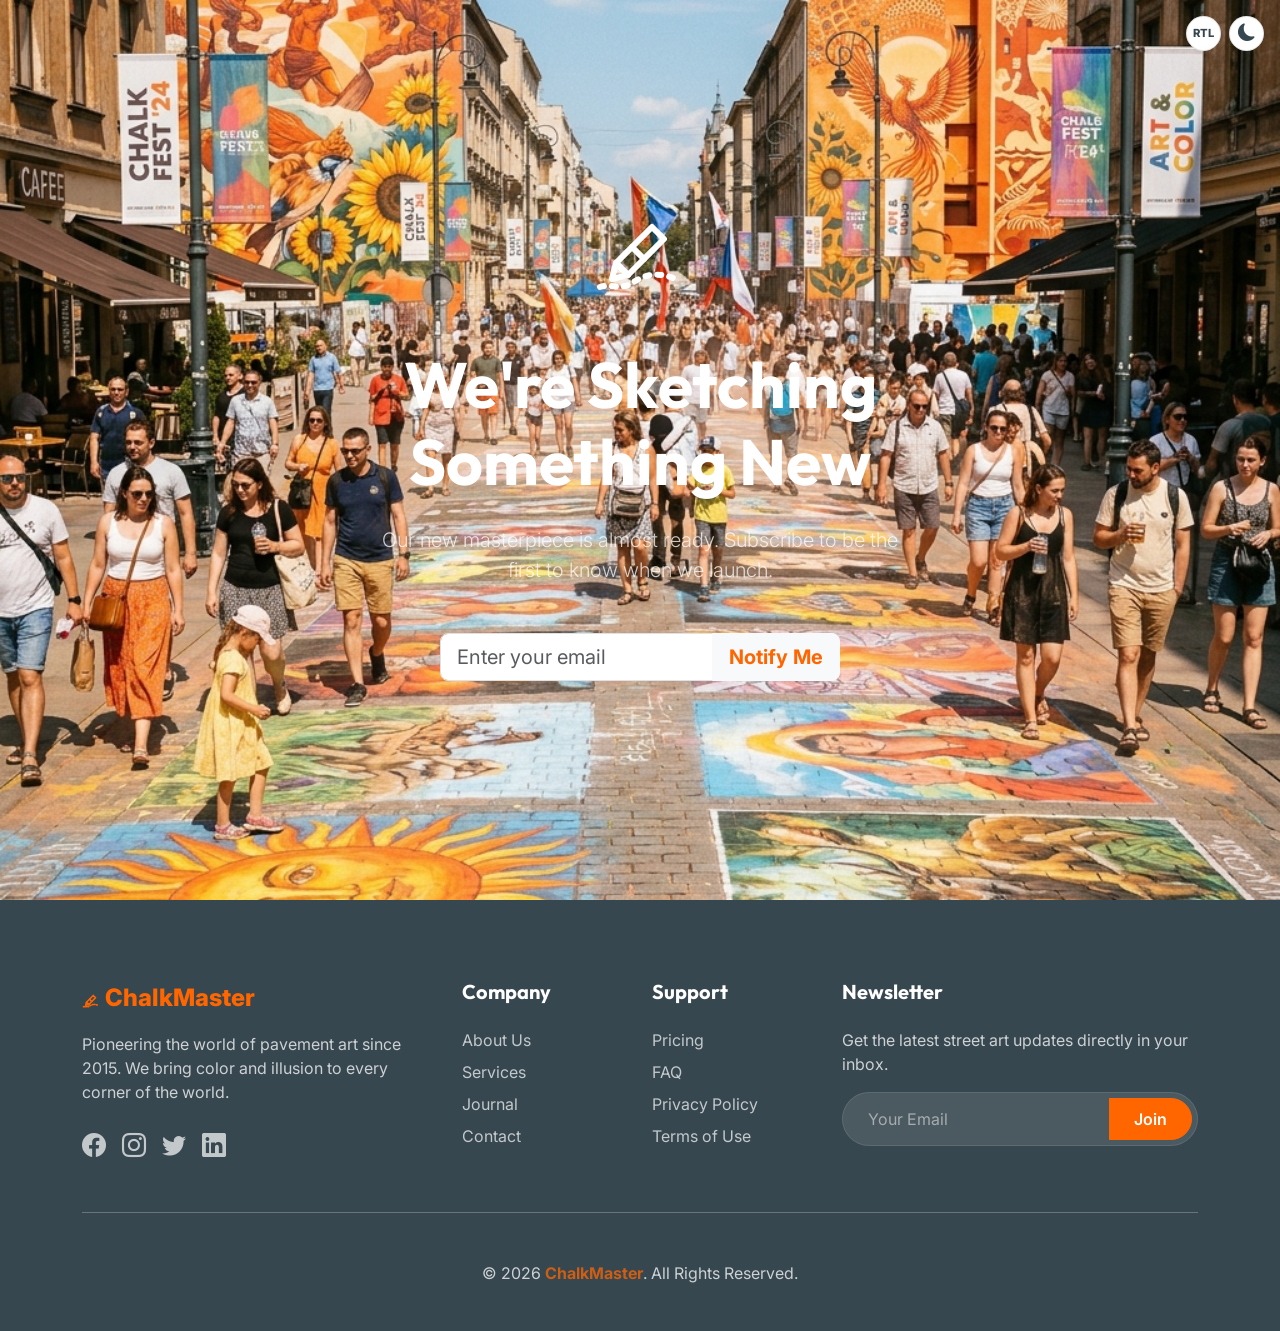
<file: coming-soon.html>
<!DOCTYPE html>
<html lang="en" dir="ltr">
<head>
    <meta charset="UTF-8">
    <meta name="viewport" content="width=device-width, initial-scale=1.0">
    <title>Coming Soon | ChalkMaster</title>
    <link href="https://cdn.jsdelivr.net/npm/bootstrap@5.3.0/dist/css/bootstrap.min.css" rel="stylesheet">
    <link rel="stylesheet" href="https://cdn.jsdelivr.net/npm/bootstrap-icons@1.11.0/font/bootstrap-icons.css">
    <link href="https://fonts.googleapis.com/css2?family=Inter:wght@400;500;700;800&display=swap" rel="stylesheet">
    <link rel="stylesheet" href="assets/css/style.css">
</head>
<body class="bg-primary text-white">
    <!-- Page Toggles -->
    <div class="position-fixed top-0 end-0 p-3 z-3 d-flex gap-2">
        <button id="rtlToggle" class="btn page-toggle rtl-toggle-btn" title="Toggle RTL">RTL</button>
        <button id="themeToggle" class="btn page-toggle theme-toggle-btn" title="Toggle Theme">
            <i class="bi bi-moon-fill"></i>
        </button>
    </div>

    <main class="d-flex align-items-center min-vh-100 py-5 text-center position-relative">
        <!-- Background Pattern -->
        <div class="position-absolute top-0 start-0 w-100 h-100 opacity-10" style="background-image: url('assets/img/festival_chalk_art.png'); background-size: cover; background-position: center;"></div>
        
        <div class="container position-relative z-1">
            <div class="row justify-content-center">
                <div class="col-md-8 col-lg-6">
                    <div class="mb-5">
                        <svg class="chalk-icon display-1 text-white" viewBox="0 0 24 24" fill="none" stroke="currentColor" stroke-width="1.5" stroke-linecap="round" stroke-linejoin="round" style="width: 6rem; height: 6rem;"><path d="M6 15L15 6L18 9L9 18Z" /><path d="M10 11L13 14" /><path d="M6 15L5 19L9 18Z" /><path d="M2 21c3-1 5 1 8-1s6-3 11-1" stroke-dasharray="1 2" /></svg>
                    </div>
                    <h1 class="display-3 fw-bold mb-4">We're Sketching Something New</h1>
                    <p class="lead mb-5 opacity-75">Our new masterpiece is almost ready. Subscribe to be the first to know when we launch.</p>
                    
                    <form class="needs-validation mx-auto" style="max-width: 400px;" novalidate>
                        <div class="input-group input-group-lg mb-3">
                            <input type="email" class="form-control" placeholder="Enter your email" required>
                            <button class="btn btn-light text-primary fw-bold" type="submit">Notify Me</button>
                        </div>
                    </form>
                </div>
            </div>
        </div>
    </main>

    <footer>
        <div class="container">
            <div class="row g-4">
                <div class="col-lg-4">
                    <a class="footer-logo mb-3 d-inline-block" href="index.html">
                        <svg class="chalk-logo-icon" viewBox="0 0 24 24" fill="none" stroke="currentColor" stroke-linecap="round" stroke-linejoin="round"><path d="M6 15L15 6L18 9L9 18Z" /><path d="M10 11L13 14" /><path d="M6 15L5 19L9 18Z" /><path d="M2 21c3-1 5 1 8-1s6-3 11-1" stroke-dasharray="1 2" /></svg> ChalkMaster
                    </a>
                    <p class="opacity-75">Pioneering the world of pavement art since 2015. We bring color and illusion to every corner of the world.</p>
                    <div class="d-flex gap-3 mt-4">
                        <a href="#"><i class="bi bi-facebook fs-4"></i></a>
                        <a href="#"><i class="bi bi-instagram fs-4"></i></a>
                        <a href="#"><i class="bi bi-twitter fs-4"></i></a>
                        <a href="#"><i class="bi bi-linkedin fs-4"></i></a>
                    </div>
                </div>
                <div class="col-6 col-lg-2">
                    <h5 class="mb-4">Company</h5>
                    <ul class="list-unstyled d-grid gap-2">
                        <li><a href="about.html">About Us</a></li>
                        <li><a href="services.html">Services</a></li>
                        <li><a href="blog.html">Journal</a></li>
                        <li><a href="contact.html">Contact</a></li>
                    </ul>
                </div>
                <div class="col-6 col-lg-2">
                    <h5 class="mb-4">Support</h5>
                    <ul class="list-unstyled d-grid gap-2">
                        <li><a href="pricing.html">Pricing</a></li>
                        <li><a href="faq.html">FAQ</a></li>
                        <li><a href="#">Privacy Policy</a></li>
                        <li><a href="#">Terms of Use</a></li>
                    </ul>
                </div>
                <div class="col-lg-4">
                    <h5 class="mb-4">Newsletter</h5>
                    <p class="opacity-75 mb-3">Get the latest street art updates directly in your inbox.</p>
                    <form class="newsletter-form">
                        <div class="input-group">
                            <input type="email" class="form-control" placeholder="Your Email">
                            <button class="btn btn-primary" type="button">Join</button>
                        </div>
                    </form>
                </div>
            </div>
            <hr class="my-5 opacity-25">
            <div class="text-center opacity-75">
                <p>&copy; 2026 <span class="text-brand fw-bold">ChalkMaster</span>. All Rights Reserved.</p>
            </div>
        </div>
    </footer>

    <a href="#" id="backToTop"><i class="bi bi-arrow-up"></i></a>
    <script src="https://cdn.jsdelivr.net/npm/bootstrap@5.3.0/dist/js/bootstrap.bundle.min.js"></script>
    <script src="assets/js/main.js"></script>
    <script>
        // Simple form validation for coming soon page
        const form = document.querySelector('form');
        form.addEventListener('submit', (e) => {
            e.preventDefault();
            if (form.checkValidity()) {
                alert('Thank you for subscribing!');
                form.reset();
            }
            form.classList.add('was-validated');
        });
    </script>
</body>
</html>
</file>
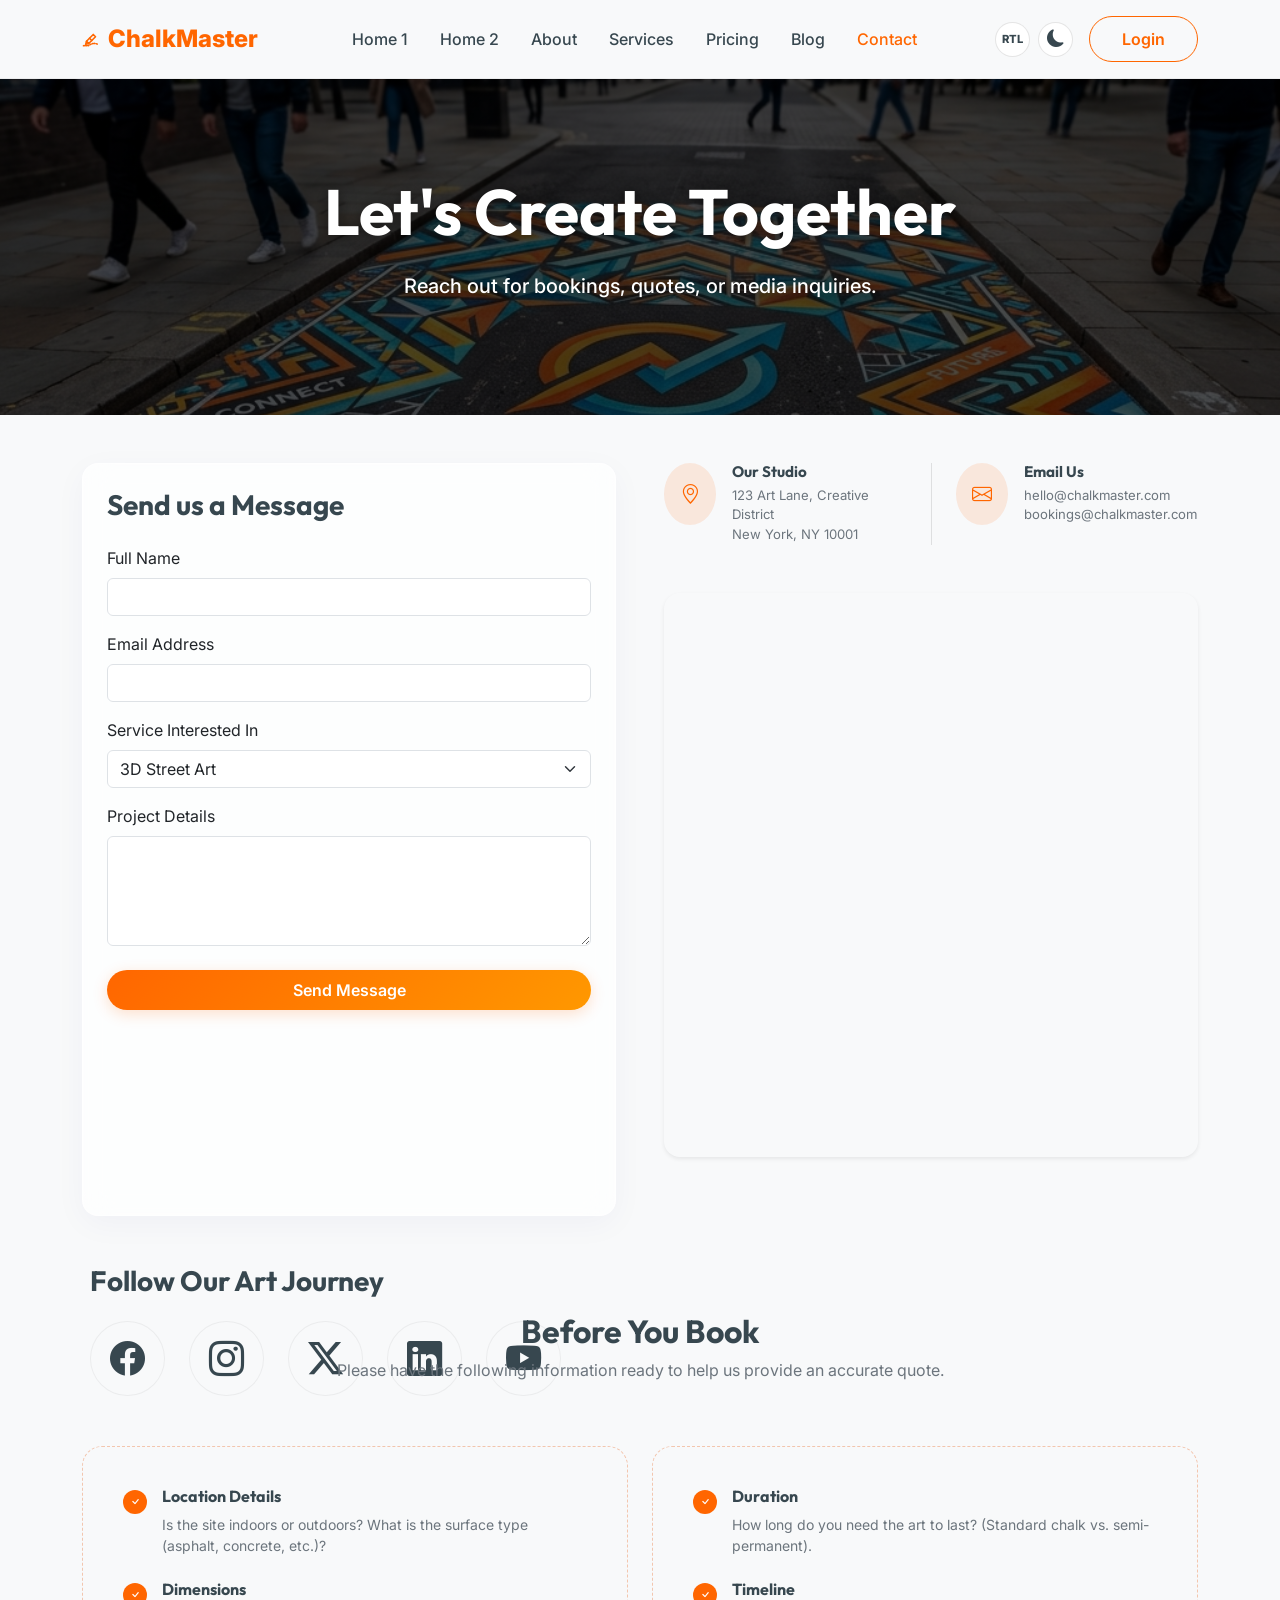
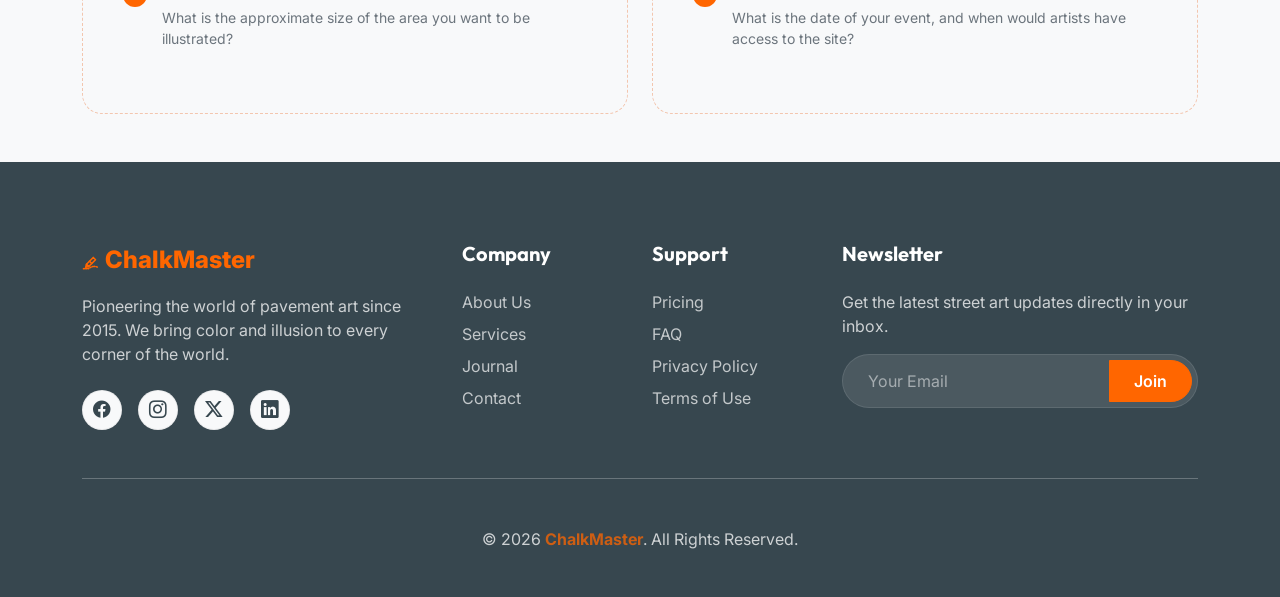
<file: contact.html>
<!DOCTYPE html>
<html lang="en" dir="ltr">
<head>
    <meta charset="UTF-8">
    <meta name="viewport" content="width=device-width, initial-scale=1.0">
    <title>Contact Us | ChalkMaster</title>
    <link rel="icon" type="image/svg+xml" href="assets/img/favicon.svg">
    <link href="https://cdn.jsdelivr.net/npm/bootstrap@5.3.0/dist/css/bootstrap.min.css" rel="stylesheet">
    <link rel="stylesheet" href="https://cdn.jsdelivr.net/npm/bootstrap-icons@1.11.0/font/bootstrap-icons.css">
    <link href="https://fonts.googleapis.com/css2?family=Inter:wght@400;500;700;800&display=swap" rel="stylesheet">
    <link rel="stylesheet" href="assets/css/style.css">
</head>
<body>
    <!-- Header -->
    <nav class="navbar navbar-expand-lg sticky-top">
        <div class="container">
            <a class="navbar-brand" href="index.html">
                <svg class="chalk-logo-icon" viewBox="0 0 24 24" fill="none" stroke="currentColor" stroke-linecap="round" stroke-linejoin="round"><path d="M6 15L15 6L18 9L9 18Z" /><path d="M10 11L13 14" /><path d="M6 15L5 19L9 18Z" /><path d="M2 21c3-1 5 1 8-1s6-3 11-1" stroke-dasharray="1 2" /></svg> ChalkMaster
            </a>
            <div class="d-flex align-items-center order-lg-last gap-2">
                <button id="rtlToggle" class="btn page-toggle rtl-toggle-btn d-none d-lg-inline-flex" title="Toggle RTL">RTL</button>
                <button id="themeToggle" class="btn page-toggle theme-toggle-btn me-2 d-none d-lg-inline-flex" title="Toggle Theme"><i class="bi bi-moon-fill"></i></button>
                <a href="login.html" class="btn btn-outline-primary d-none d-lg-inline-block">Login</a>
                
                <button class="navbar-toggler" type="button" data-bs-toggle="offcanvas" data-bs-target="#mobileMenu">
                    <span class="navbar-toggler-icon"></span>
                </button>
            </div>
            <div class="collapse navbar-collapse" id="navbarNav">
                <ul class="navbar-nav mx-auto">
                    <li class="nav-item"><a class="nav-link" href="index.html">Home 1</a></li>
                    <li class="nav-item"><a class="nav-link" href="home-2.html">Home 2</a></li>
                    <li class="nav-item"><a class="nav-link" href="about.html">About</a></li>
                    <li class="nav-item"><a class="nav-link" href="services.html">Services</a></li>
                    <li class="nav-item"><a class="nav-link" href="pricing.html">Pricing</a></li>
                    <li class="nav-item"><a class="nav-link" href="blog.html">Blog</a></li>
                    <li class="nav-item"><a class="nav-link active" href="contact.html">Contact</a></li>
                </ul>
            </div>
        </div>
    </nav>

    <!-- Mobile Menu -->
    <div class="offcanvas offcanvas-start" id="mobileMenu">
        <div class="offcanvas-header border-bottom">
            <a class="navbar-brand" href="index.html">
                <svg class="chalk-logo-icon" viewBox="0 0 24 24" fill="none" stroke="currentColor" stroke-linecap="round" stroke-linejoin="round"><path d="M6 15L15 6L18 9L9 18Z" /><path d="M10 11L13 14" /><path d="M6 15L5 19L9 18Z" /><path d="M2 21c3-1 5 1 8-1s6-3 11-1" stroke-dasharray="1 2" /></svg> ChalkMaster
            </a>
            <button type="button" class="btn-close" data-bs-dismiss="offcanvas"></button>
        </div>
        <div class="offcanvas-body">
            <ul class="navbar-nav gap-2">
                <li class="nav-item"><a class="nav-link" href="index.html">Home 1</a></li>
                <li class="nav-item"><a class="nav-link" href="home-2.html">Home 2</a></li>
                <li class="nav-item"><a class="nav-link" href="about.html">About</a></li>
                <li class="nav-item"><a class="nav-link" href="services.html">Services</a></li>
                <li class="nav-item"><a class="nav-link" href="pricing.html">Pricing</a></li>
                <li class="nav-item"><a class="nav-link" href="blog.html">Blog</a></li>
                <li class="nav-item"><a class="nav-link active" href="contact.html">Contact</a></li>
                <li class="nav-item mt-3">
                    <a href="login.html" class="btn btn-outline-primary w-100 mb-2">Login</a>
                </li>
            </ul>
            <div class="border-top pt-3 mt-2 d-flex justify-content-center gap-3">
                <button class="btn page-toggle rtl-toggle-btn" title="Toggle RTL">RTL</button>
                <button class="btn page-toggle theme-toggle-btn" title="Toggle Theme"><i class="bi bi-moon-fill"></i></button>
            </div>
        </div>
    </div>

    <main>
        <section class="hero-section hero-contact text-white">
            <div class="container text-center py-5">
                <h1 class="hero-title display-3 fw-bold">Let's Create Together</h1>
                <p class="lead">Reach out for bookings, quotes, or media inquiries.</p>
            </div>
        </section>

        <section class="py-5">
            <div class="container">
                <div class="row g-5">
                    <div class="col-lg-6">
                        <div class="glass-card p-4 hover-lift mb-4">
                            <h3 class="mb-4 fw-bold">Send us a Message</h3>
                            <form class="needs-validation" novalidate>
                                <div class="mb-3">
                                    <label class="form-label">Full Name</label>
                                    <input type="text" class="form-control" required>
                                    <div class="invalid-feedback">Please enter your name.</div>
                                </div>
                                <div class="mb-3">
                                    <label class="form-label">Email Address</label>
                                    <input type="email" class="form-control" required>
                                    <div class="invalid-feedback">Please enter a valid email.</div>
                                </div>
                                <div class="mb-3">
                                    <label class="form-label">Service Interested In</label>
                                    <select class="form-select">
                                        <option>3D Street Art</option>
                                        <option>Corporate Branding</option>
                                        <option>Festival Mural</option>
                                        <option>Other</option>
                                    </select>
                                </div>
                                <div class="mb-4">
                                    <label class="form-label">Project Details</label>
                                    <textarea class="form-control" rows="4" required></textarea>
                                    <div class="invalid-feedback">Please provide some details.</div>
                                </div>
                                <button type="submit" class="btn btn-primary brand-btn-gradient w-100 py-2">Send Message</button>
                            </form>
                        </div>

                        <div class="social-section mt-5 ps-2">
                            <h3 class="mb-4 fw-bold">Follow Our Art Journey</h3>
                            <div class="d-flex gap-4">
                                <a href="#" class="social-icon-btn lg facebook"><i class="bi bi-facebook"></i></a>
                                <a href="#" class="social-icon-btn lg instagram"><i class="bi bi-instagram"></i></a>
                                <a href="#" class="social-icon-btn lg twitter"><i class="bi bi-twitter-x"></i></a>
                                <a href="#" class="social-icon-btn lg linkedin"><i class="bi bi-linkedin"></i></a>
                                <a href="#" class="social-icon-btn lg youtube"><i class="bi bi-youtube"></i></a>
                            </div>
                        </div>
                    </div>
                    <div class="col-lg-6">
                        <div class="row g-4 mb-5">
                            <div class="col-md-6 pe-md-4">
                                <div class="d-flex align-items-start">
                                    <div class="bg-primary-subtle text-primary p-3 rounded-circle me-3 fs-5 flex-shrink-0">
                                        <i class="bi bi-geo-alt"></i>
                                    </div>
                                    <div>
                                        <h6 class="mb-1 fw-bold" style="font-size: 0.95rem;">Our Studio</h6>
                                        <p class="text-secondary mb-0" style="font-size: 0.82rem; line-height: 1.5;">123 Art Lane, Creative District<br>New York, NY 10001</p>
                                    </div>
                                </div>
                            </div>
                            <div class="col-md-6 ps-md-4 border-start-md">
                                <div class="d-flex align-items-start">
                                    <div class="bg-primary-subtle text-primary p-3 rounded-circle me-3 fs-5 flex-shrink-0">
                                        <i class="bi bi-envelope"></i>
                                    </div>
                                    <div>
                                        <h6 class="mb-1 fw-bold" style="font-size: 0.95rem;">Email Us</h6>
                                        <p class="text-secondary mb-0" style="font-size: 0.82rem; line-height: 1.5;">hello@chalkmaster.com<br>bookings@chalkmaster.com</p>
                                    </div>
                                </div>
                            </div>
                        </div>


                        
                        <!-- Google Map -->
                        <div class="rounded-4 overflow-hidden shadow-sm h-75 min-vh-50">
                            <iframe src="https://www.google.com/maps/embed?pb=!1m18!1m12!1m3!1d193595.15830869428!2d-74.119763973046!3d40.69766374874431!2m3!1f0!2f0!3f0!3m2!1i1024!2i768!4f13.1!3m3!1m2!1s0x89c24fa5d33f083b%3A0xc80b8f06e177fe62!2sNew%20York%2C%20NY%2C%20USA!5e0!3m2!1sen!2s!4v1680000000000!5m2!1sen!2s" width="100%" height="100%" style="border:0; min-height: 350px;" allowfullscreen="" loading="lazy" referrerpolicy="no-referrer-when-downgrade"></iframe>
                        </div>
                    </div>
                </div>
            </div>
        </section>

        <!-- Before You Book -->
        <section class="py-5 bg-light">
            <div class="container">
                <div class="row justify-content-center">
                    <div class="col-lg-8 text-center mb-5">
                        <h2 class="section-title">Before You Book</h2>
                        <p class="text-secondary">Please have the following information ready to help us provide an accurate quote.</p>
                    </div>
                </div>
                <div class="row g-4">
                    <div class="col-md-6">
                        <div class="checklist-card h-100 hover-lift">
                            <div class="checklist-item">
                                <div class="checklist-icon"><i class="bi bi-check"></i></div>
                                <div>
                                    <h6>Location Details</h6>
                                    <p class="small text-secondary mb-0">Is the site indoors or outdoors? What is the surface type (asphalt, concrete, etc.)?</p>
                                </div>
                            </div>
                            <div class="checklist-item">
                                <div class="checklist-icon"><i class="bi bi-check"></i></div>
                                <div>
                                    <h6>Dimensions</h6>
                                    <p class="small text-secondary mb-0">What is the approximate size of the area you want to be illustrated?</p>
                                </div>
                            </div>
                        </div>
                    </div>
                    <div class="col-md-6">
                        <div class="checklist-card h-100 hover-lift">
                            <div class="checklist-item">
                                <div class="checklist-icon"><i class="bi bi-check"></i></div>
                                <div>
                                    <h6>Duration</h6>
                                    <p class="small text-secondary mb-0">How long do you need the art to last? (Standard chalk vs. semi-permanent).</p>
                                </div>
                            </div>
                            <div class="checklist-item">
                                <div class="checklist-icon"><i class="bi bi-check"></i></div>
                                <div>
                                    <h6>Timeline</h6>
                                    <p class="small text-secondary mb-0">What is the date of your event, and when would artists have access to the site?</p>
                                </div>
                            </div>
                        </div>
                    </div>
                </div>
            </div>
        </section>
    </main>

    <!-- Footer -->
    <footer>
        <div class="container">
            <div class="row g-4">
                <div class="col-lg-4">
                    <a class="footer-logo mb-3 d-inline-block" href="index.html">
                        <svg class="chalk-logo-icon" viewBox="0 0 24 24" fill="none" stroke="currentColor" stroke-linecap="round" stroke-linejoin="round"><path d="M6 15L15 6L18 9L9 18Z" /><path d="M10 11L13 14" /><path d="M6 15L5 19L9 18Z" /><path d="M2 21c3-1 5 1 8-1s6-3 11-1" stroke-dasharray="1 2" /></svg> ChalkMaster
                    </a>
                    <p class="opacity-75">Pioneering the world of pavement art since 2015. We bring color and illusion to every corner of the world.</p>
                    <div class="d-flex gap-3 mt-4">
                        <a href="#" class="social-icon-btn facebook"><i class="bi bi-facebook"></i></a>
                        <a href="#" class="social-icon-btn instagram"><i class="bi bi-instagram"></i></a>
                        <a href="#" class="social-icon-btn twitter"><i class="bi bi-twitter-x"></i></a>
                        <a href="#" class="social-icon-btn linkedin"><i class="bi bi-linkedin"></i></a>
                    </div>
                </div>
                <div class="col-6 col-lg-2">
                    <h5 class="mb-4">Company</h5>
                    <ul class="list-unstyled d-grid gap-2">
                        <li><a href="about.html">About Us</a></li>
                        <li><a href="services.html">Services</a></li>
                        <li><a href="blog.html">Journal</a></li>
                        <li><a href="contact.html">Contact</a></li>
                    </ul>
                </div>
                <div class="col-6 col-lg-2">
                    <h5 class="mb-4">Support</h5>
                    <ul class="list-unstyled d-grid gap-2">
                        <li><a href="pricing.html">Pricing</a></li>
                        <li><a href="faq.html">FAQ</a></li>
                        <li><a href="#">Privacy Policy</a></li>
                        <li><a href="#">Terms of Use</a></li>
                    </ul>
                </div>
                <div class="col-lg-4">
                    <h5 class="mb-4">Newsletter</h5>
                    <p class="opacity-75 mb-3">Get the latest street art updates directly in your inbox.</p>
                    <form class="newsletter-form">
                        <div class="input-group">
                            <input type="email" class="form-control" placeholder="Your Email">
                            <button class="btn btn-primary" type="button">Join</button>
                        </div>
                    </form>
                </div>
            </div>
            <hr class="my-5 opacity-25">
            <div class="text-center opacity-75">
                <p>&copy; 2026 <span class="text-brand fw-bold">ChalkMaster</span>. All Rights Reserved.</p>
            </div>
        </div>
    </footer>

    <a href="#" id="backToTop"><i class="bi bi-arrow-up"></i></a>
    <script src="https://cdn.jsdelivr.net/npm/bootstrap@5.3.0/dist/js/bootstrap.bundle.min.js"></script>
    <script src="assets/js/main.js"></script>
</body>
</html>
</file>
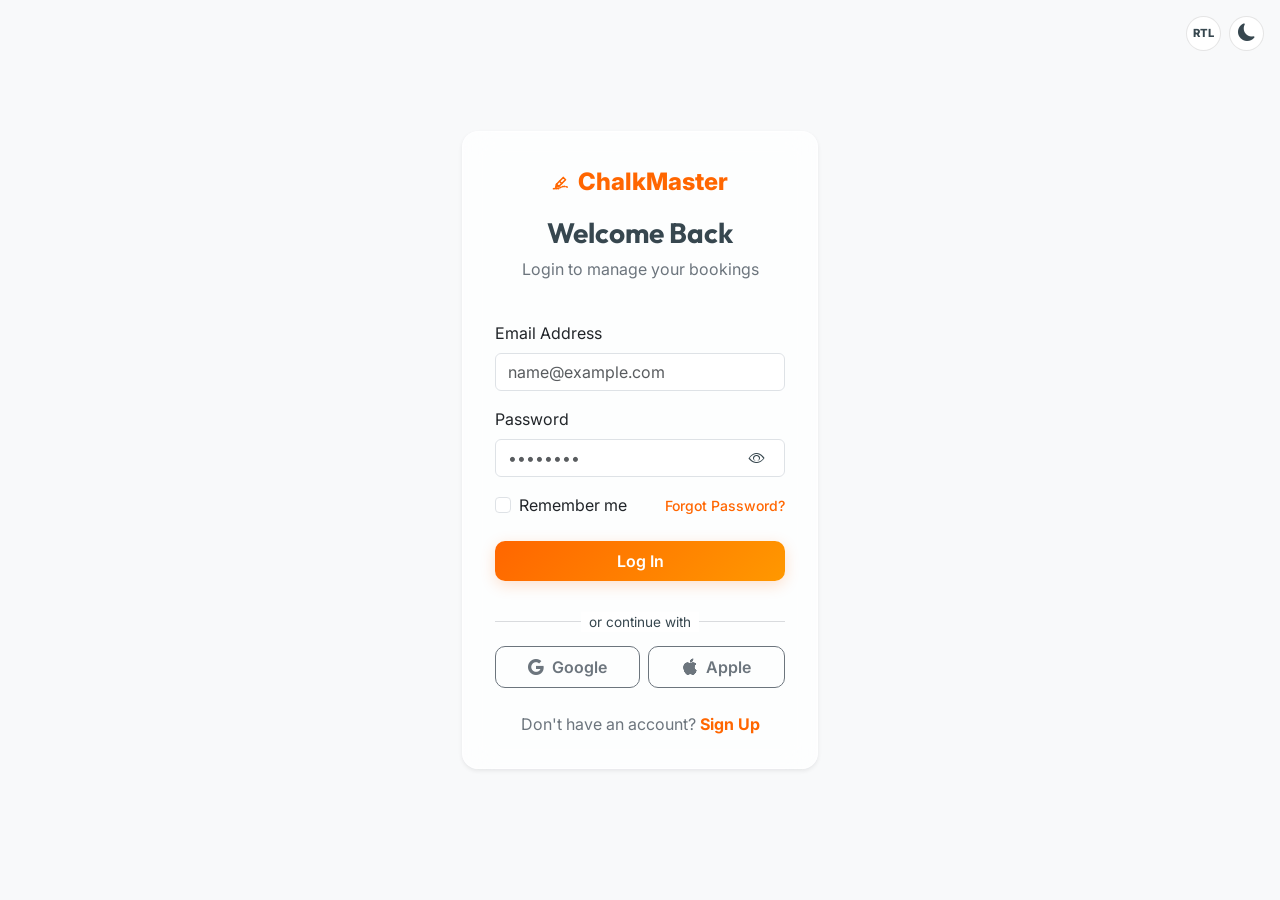
<file: login.html>
<!DOCTYPE html>
<html lang="en" dir="ltr">
<head>
    <meta charset="UTF-8">
    <meta name="viewport" content="width=device-width, initial-scale=1.0">
    <title>Login | ChalkMaster</title>
    <link rel="icon" type="image/svg+xml" href="assets/img/favicon.svg">
    <link href="https://cdn.jsdelivr.net/npm/bootstrap@5.3.0/dist/css/bootstrap.min.css" rel="stylesheet">
    <link rel="stylesheet" href="https://cdn.jsdelivr.net/npm/bootstrap-icons@1.11.0/font/bootstrap-icons.css">
    <link href="https://fonts.googleapis.com/css2?family=Inter:wght@400;500;700;800&display=swap" rel="stylesheet">
    <link rel="stylesheet" href="assets/css/style.css">
</head>
<body class="bg-light">
    <!-- Page Toggles -->
    <div class="position-fixed top-0 end-0 p-3 z-3 d-flex gap-2">
        <button id="rtlToggle" class="btn page-toggle rtl-toggle-btn" title="Toggle RTL">RTL</button>
        <button id="themeToggle" class="btn page-toggle theme-toggle-btn" title="Toggle Theme">
            <i class="bi bi-moon-fill"></i>
        </button>
    </div>



    <main class="d-flex align-items-center min-vh-100 py-5">
        <div class="container">
            <div class="row justify-content-center">
                <div class="col-md-6 col-lg-5 col-xl-4">
                    <div class="glass-card shadow-sm hover-lift p-2">
                        <div class="card-body p-4">
                            <div class="text-center mb-4">
                                <a class="navbar-brand justify-content-center mb-3" href="index.html">
                                    <svg class="chalk-logo-icon" viewBox="0 0 24 24" fill="none" stroke="currentColor" stroke-linecap="round" stroke-linejoin="round"><path d="M6 15L15 6L18 9L9 18Z" /><path d="M10 11L13 14" /><path d="M6 15L5 19L9 18Z" /><path d="M2 21c3-1 5 1 8-1s6-3 11-1" stroke-dasharray="1 2" /></svg> ChalkMaster
                                </a>
                                <h3>Welcome Back</h3>
                                <p class="text-secondary">Login to manage your bookings</p>
                            </div>
                            
                            <form class="needs-validation" novalidate>
                                <div class="mb-3">
                                    <label class="form-label">Email Address</label>
                                    <input type="email" class="form-control" placeholder="name@example.com" required>
                                </div>
                                <div class="mb-3">
                                    <label class="form-label">Password</label>
                                    <div class="password-field">
                                        <input type="password" class="form-control" placeholder="••••••••" required>
                                        <span class="password-toggle"><i class="bi bi-eye"></i></span>
                                    </div>
                                </div>
                                <div class="mb-4 d-flex justify-content-between align-items-center flex-nowrap gap-2">
                                    <div class="form-check mb-0 flex-shrink-0">
                                        <input type="checkbox" class="form-check-input" id="rememberMe">
                                        <label class="form-check-label text-nowrap" for="rememberMe">Remember me</label>
                                    </div>
                                    <a href="#" class="text-primary text-decoration-none small fw-medium text-nowrap">Forgot Password?</a>
                                </div>
                                <button type="submit" class="btn btn-primary brand-btn-gradient w-100 py-2 mb-4" style="border-radius: 10px;">Log In</button>
                                
                                <div class="position-relative mb-4">
                                    <hr class="text-secondary">
                                    <span class="position-absolute top-50 start-50 translate-middle px-2 divider-text small">or continue with</span>
                                </div>
                                
                                <div class="d-flex gap-2 mb-4">
                                    <button type="button" class="btn btn-outline-secondary w-100 py-2 d-flex align-items-center justify-content-center gap-2" style="border-radius: 10px;">
                                        <i class="bi bi-google"></i> Google
                                    </button>
                                    <button type="button" class="btn btn-outline-secondary w-100 py-2 d-flex align-items-center justify-content-center gap-2" style="border-radius: 10px;">
                                        <i class="bi bi-apple"></i> Apple
                                    </button>
                                </div>
                                
                                <p class="text-center mb-0 text-secondary" style="white-space: nowrap;">
                                    Don't have an account? <a href="register.html" class="text-primary fw-bold text-decoration-none">Sign Up</a>
                                </p>
                            </form>
                        </div>
                    </div>
                </div>
            </div>
        </div>
    </main>

    <script src="https://cdn.jsdelivr.net/npm/bootstrap@5.3.0/dist/js/bootstrap.bundle.min.js"></script>
    <script src="assets/js/main.js"></script>
</body>
</html>
</file>
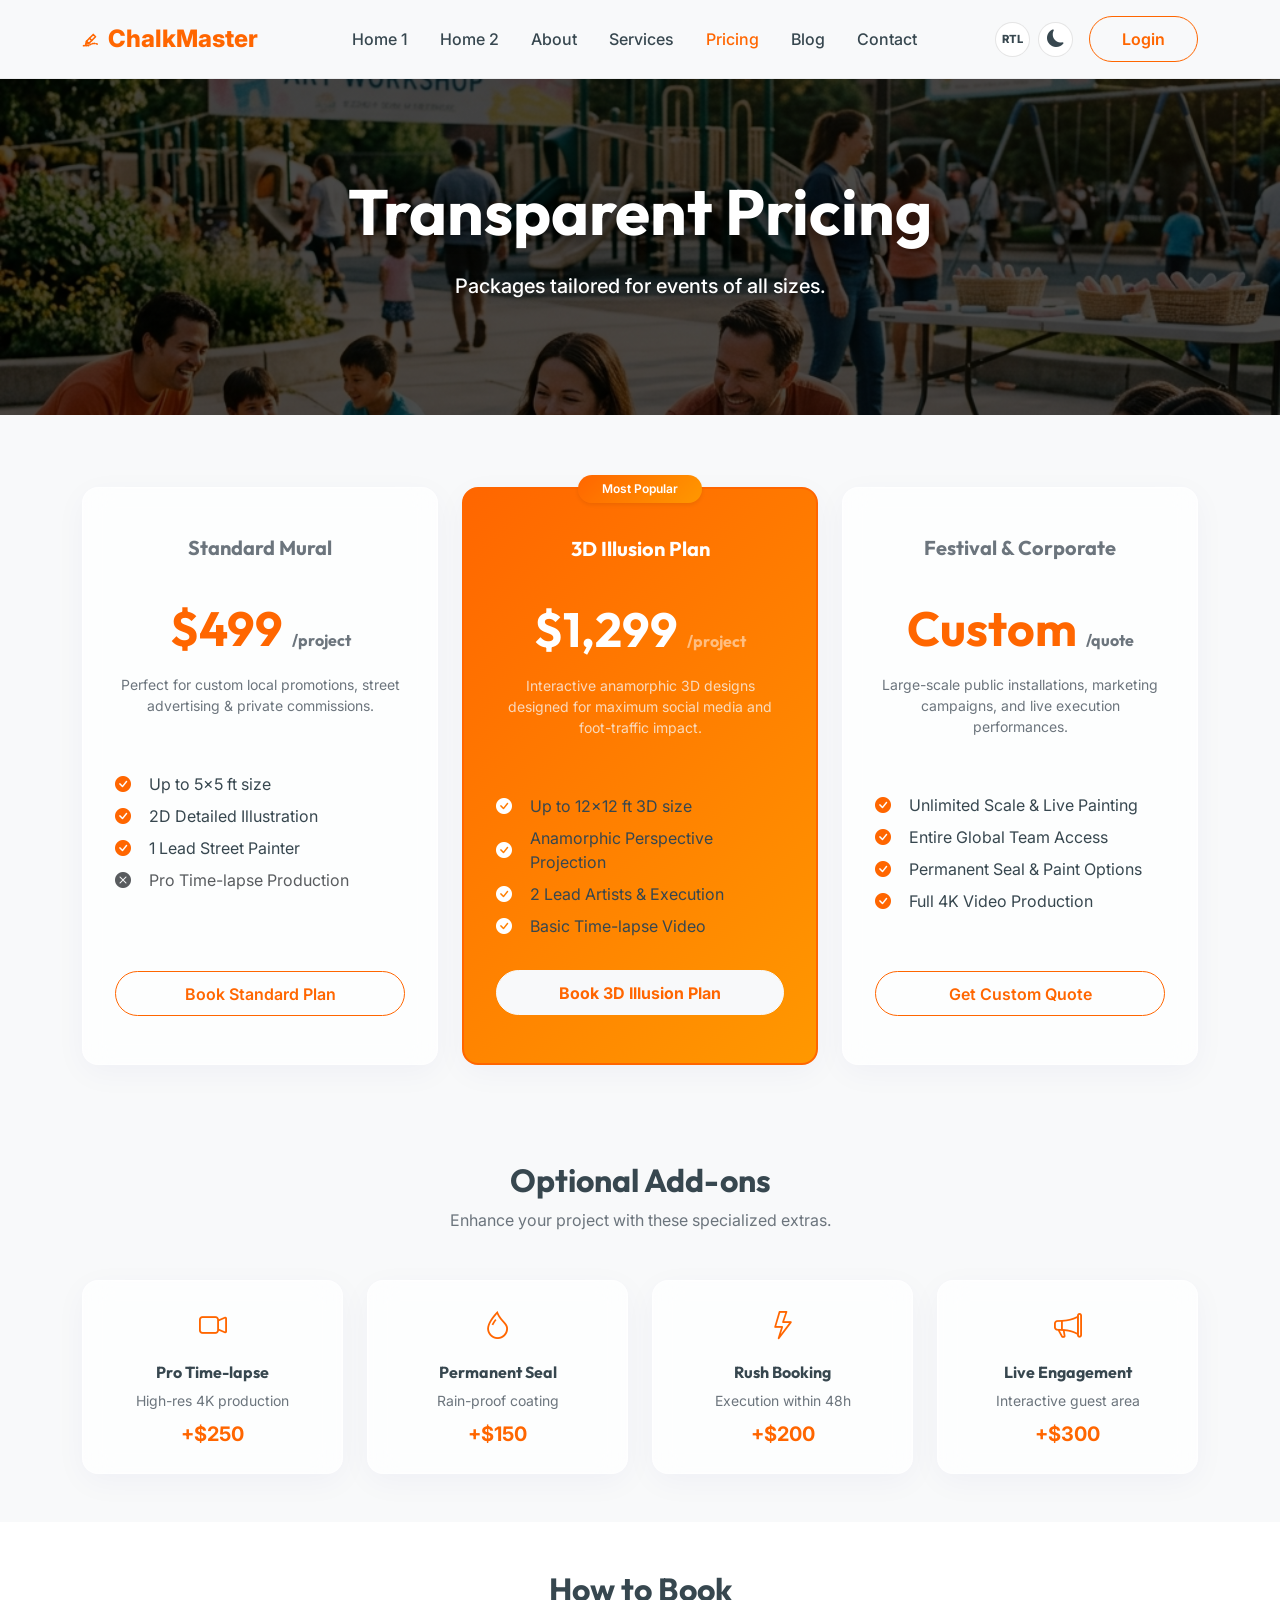
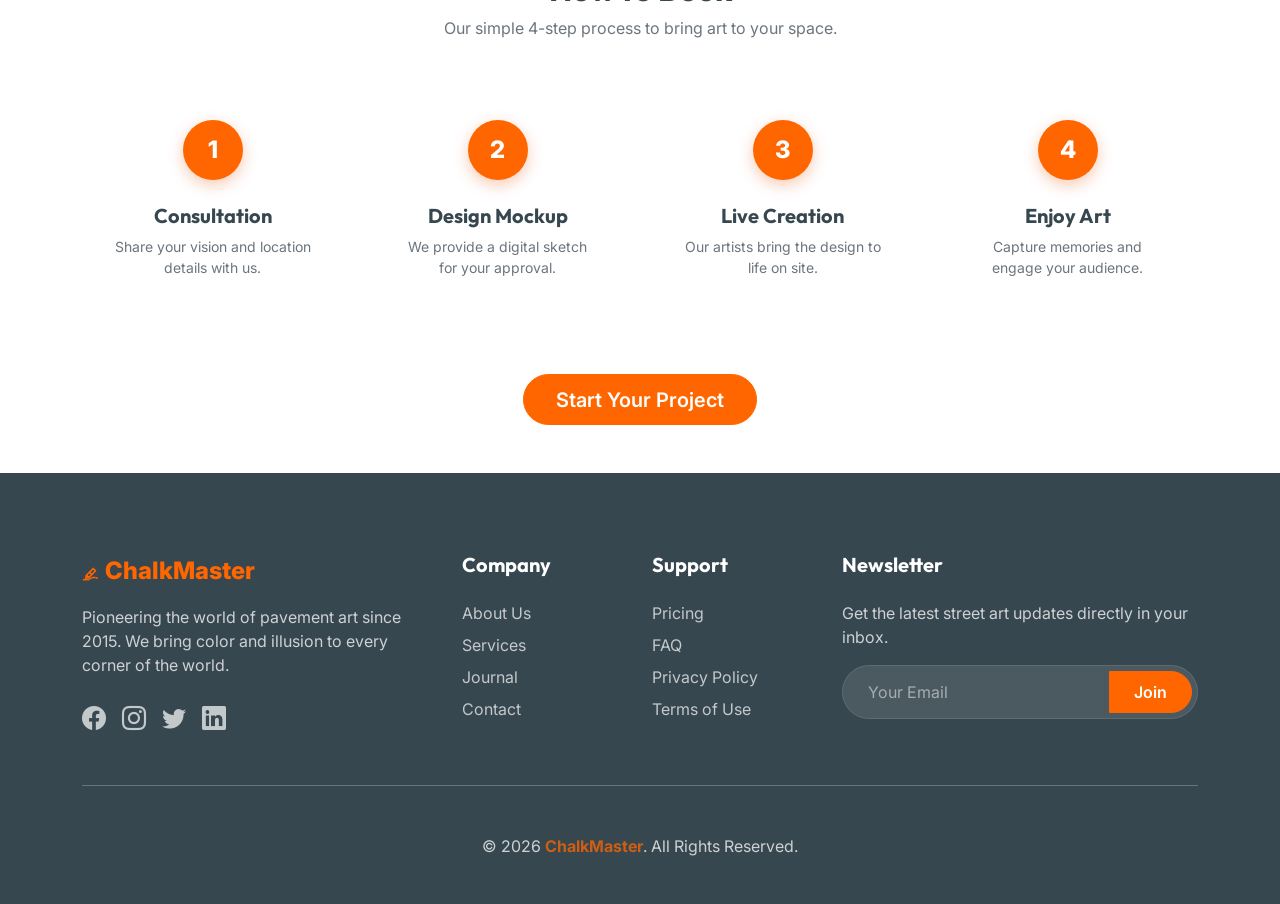
<file: pricing.html>
<!DOCTYPE html>
<html lang="en" dir="ltr">
<head>
    <meta charset="UTF-8">
    <meta name="viewport" content="width=device-width, initial-scale=1.0">
    <title>Pricing Plans | ChalkMaster</title>
    <link rel="icon" type="image/svg+xml" href="assets/img/favicon.svg">
    <link href="https://cdn.jsdelivr.net/npm/bootstrap@5.3.0/dist/css/bootstrap.min.css" rel="stylesheet">
    <link rel="stylesheet" href="https://cdn.jsdelivr.net/npm/bootstrap-icons@1.11.0/font/bootstrap-icons.css">
    <link href="https://fonts.googleapis.com/css2?family=Inter:wght@400;500;700;800&display=swap" rel="stylesheet">
    <link rel="stylesheet" href="assets/css/style.css">
</head>
<body>
    <!-- Header -->
    <nav class="navbar navbar-expand-lg sticky-top">
        <div class="container">
            <a class="navbar-brand" href="index.html">
                <svg class="chalk-logo-icon" viewBox="0 0 24 24" fill="none" stroke="currentColor" stroke-linecap="round" stroke-linejoin="round"><path d="M6 15L15 6L18 9L9 18Z" /><path d="M10 11L13 14" /><path d="M6 15L5 19L9 18Z" /><path d="M2 21c3-1 5 1 8-1s6-3 11-1" stroke-dasharray="1 2" /></svg> ChalkMaster
            </a>
            <div class="d-flex align-items-center order-lg-last gap-2">
                <button id="rtlToggle" class="btn page-toggle rtl-toggle-btn d-none d-lg-inline-flex" title="Toggle RTL">RTL</button>
                <button id="themeToggle" class="btn page-toggle theme-toggle-btn me-2 d-none d-lg-inline-flex" title="Toggle Theme"><i class="bi bi-moon-fill"></i></button>
                <a href="login.html" class="btn btn-outline-primary d-none d-lg-inline-block">Login</a>
                
                <button class="navbar-toggler" type="button" data-bs-toggle="offcanvas" data-bs-target="#mobileMenu">
                    <span class="navbar-toggler-icon"></span>
                </button>
            </div>
            <div class="collapse navbar-collapse" id="navbarNav">
                <ul class="navbar-nav mx-auto">
                    <li class="nav-item"><a class="nav-link" href="index.html">Home 1</a></li>
                    <li class="nav-item"><a class="nav-link" href="home-2.html">Home 2</a></li>
                    <li class="nav-item"><a class="nav-link" href="about.html">About</a></li>
                    <li class="nav-item"><a class="nav-link" href="services.html">Services</a></li>
                    <li class="nav-item"><a class="nav-link active" href="pricing.html">Pricing</a></li>
                    <li class="nav-item"><a class="nav-link" href="blog.html">Blog</a></li>
                    <li class="nav-item"><a class="nav-link" href="contact.html">Contact</a></li>
                </ul>
            </div>
        </div>
    </nav>

    <!-- Mobile Menu -->
    <div class="offcanvas offcanvas-start" id="mobileMenu">
        <div class="offcanvas-header border-bottom">
            <a class="navbar-brand" href="index.html">
                <svg class="chalk-logo-icon" viewBox="0 0 24 24" fill="none" stroke="currentColor" stroke-linecap="round" stroke-linejoin="round"><path d="M6 15L15 6L18 9L9 18Z" /><path d="M10 11L13 14" /><path d="M6 15L5 19L9 18Z" /><path d="M2 21c3-1 5 1 8-1s6-3 11-1" stroke-dasharray="1 2" /></svg> ChalkMaster
            </a>
            <button type="button" class="btn-close" data-bs-dismiss="offcanvas"></button>
        </div>
        <div class="offcanvas-body">
            <ul class="navbar-nav gap-2">
                <li class="nav-item"><a class="nav-link" href="index.html">Home 1</a></li>
                <li class="nav-item"><a class="nav-link" href="home-2.html">Home 2</a></li>
                <li class="nav-item"><a class="nav-link" href="about.html">About</a></li>
                <li class="nav-item"><a class="nav-link" href="services.html">Services</a></li>
                <li class="nav-item"><a class="nav-link active" href="pricing.html">Pricing</a></li>
                <li class="nav-item"><a class="nav-link" href="blog.html">Blog</a></li>
                <li class="nav-item"><a class="nav-link" href="contact.html">Contact</a></li>
                <li class="nav-item mt-3">
                    <a href="login.html" class="btn btn-outline-primary w-100 mb-2">Login</a>
                </li>
            </ul>
            <div class="border-top pt-3 mt-2 d-flex justify-content-center gap-3">
                <button class="btn page-toggle rtl-toggle-btn" title="Toggle RTL">RTL</button>
                <button class="btn page-toggle theme-toggle-btn" title="Toggle Theme"><i class="bi bi-moon-fill"></i></button>
            </div>
        </div>
    </div>

    <main>
        <section class="hero-section hero-pricing text-white">
            <div class="container text-center py-5">
                <h1 class="hero-title display-3 fw-bold">Transparent Pricing</h1>
                <p class="lead">Packages tailored for events of all sizes.</p>
            </div>
        </section>

        <section class="py-5 pt-lg-5 mt-4">
            <div class="container">
                <div class="row g-4 justify-content-center">
                    <!-- Standard Plan -->
                    <div class="col-lg-4 col-md-6">
                        <div class="glass-card package-card text-center hover-lift p-4">
                            <h5 class="fw-bold text-secondary mb-3">Standard Mural</h5>
                            <h2 class="display-5 fw-bold text-primary mb-3">$499 <small class="fs-6 text-secondary">/project</small></h2>
                            <p class="text-secondary small mb-4">Perfect for custom local promotions, street advertising & private commissions.</p>
                            <ul class="list-unstyled text-start mb-4">
                                <li class="mb-2"><i class="bi bi-check-circle-fill text-primary me-2"></i> Up to 5x5 ft size</li>
                                <li class="mb-2"><i class="bi bi-check-circle-fill text-primary me-2"></i> 2D Detailed Illustration</li>
                                <li class="mb-2"><i class="bi bi-check-circle-fill text-primary me-2"></i> 1 Lead Street Painter</li>
                                <li class="mb-2 text-muted"><i class="bi bi-x-circle-fill text-muted me-2"></i> Pro Time-lapse Production</li>
                            </ul>
                            <a href="contact.html" class="btn btn-outline-primary w-100 mt-auto">Book Standard Plan</a>
                        </div>
                    </div>
                    
                    <!-- Pro Plan (Featured) -->
                    <div class="col-lg-4 col-md-6">
                        <div class="glass-card package-card featured no-ribbon text-center hover-lift p-5" style="border: 2px solid var(--primary-color) !important; overflow: visible;">
                            <span class="position-absolute top-0 start-50 translate-middle badge rounded-pill brand-btn-gradient px-4 py-2 shadow-sm" style="z-index: 10;">Most Popular</span>
                            <h5 class="fw-bold text-white mb-3">3D Illusion Plan</h5>
                            <h2 class="display-5 fw-bold text-white mb-3">$1,299 <small class="fs-6 text-white-50">/project</small></h2>
                            <p class="text-light opacity-75 small mb-4">Interactive anamorphic 3D designs designed for maximum social media and foot-traffic impact.</p>
                            <ul class="list-unstyled text-start mb-4 text-white">
                                <li class="mb-2"><i class="bi bi-check-circle-fill text-white me-2"></i> Up to 12x12 ft 3D size</li>
                                <li class="mb-2"><i class="bi bi-check-circle-fill text-white me-2"></i> Anamorphic Perspective Projection</li>
                                <li class="mb-2"><i class="bi bi-check-circle-fill text-white me-2"></i> 2 Lead Artists & Execution</li>
                                <li class="mb-2"><i class="bi bi-check-circle-fill text-white me-2"></i> Basic Time-lapse Video</li>
                            </ul>
                            <a href="contact.html" class="btn btn-light w-100 mt-auto text-primary fw-bold">Book 3D Illusion Plan</a>
                        </div>
                    </div>
 
                    <!-- Enterprise Plan -->
                    <div class="col-lg-4 col-md-6">
                        <div class="glass-card package-card text-center hover-lift p-4">
                            <h5 class="fw-bold text-secondary mb-3">Festival & Corporate</h5>
                            <h2 class="display-5 fw-bold text-primary mb-3">Custom <small class="fs-6 text-secondary">/quote</small></h2>
                            <p class="text-secondary small mb-4">Large-scale public installations, marketing campaigns, and live execution performances.</p>
                            <ul class="list-unstyled text-start mb-4">
                                <li class="mb-2"><i class="bi bi-check-circle-fill text-primary me-2"></i> Unlimited Scale & Live Painting</li>
                                <li class="mb-2"><i class="bi bi-check-circle-fill text-primary me-2"></i> Entire Global Team Access</li>
                                <li class="mb-2"><i class="bi bi-check-circle-fill text-primary me-2"></i> Permanent Seal & Paint Options</li>
                                <li class="mb-2"><i class="bi bi-check-circle-fill text-primary me-2"></i> Full 4K Video Production</li>
                            </ul>
                            <a href="contact.html" class="btn btn-outline-primary w-100 mt-auto">Get Custom Quote</a>
                        </div>
                    </div>
                </div>
            </div>
        </section>

        <!-- Optional Extras -->
        <section class="py-5 bg-light">
            <div class="container">
                <div class="text-center mb-5">
                    <h2 class="section-title">Optional Add-ons</h2>
                    <p class="text-secondary">Enhance your project with these specialized extras.</p>
                </div>
                <div class="row g-4">
                    <div class="col-md-3 col-sm-6">
                        <div class="glass-card addon-card text-center hover-lift">
                            <div class="addon-icon text-primary mb-3"><i class="bi bi-camera-video fs-3"></i></div>
                            <h6 class="fw-bold">Pro Time-lapse</h6>
                            <p class="small text-secondary mb-2">High-res 4K production</p>
                            <span class="text-primary fw-bold fs-5">+$250</span>
                        </div>
                    </div>
                    <div class="col-md-3 col-sm-6">
                        <div class="glass-card addon-card text-center hover-lift">
                            <div class="addon-icon text-primary mb-3"><i class="bi bi-droplet fs-3"></i></div>
                            <h6 class="fw-bold">Permanent Seal</h6>
                            <p class="small text-secondary mb-2">Rain-proof coating</p>
                            <span class="text-primary fw-bold fs-5">+$150</span>
                        </div>
                    </div>
                    <div class="col-md-3 col-sm-6">
                        <div class="glass-card addon-card text-center hover-lift">
                            <div class="addon-icon text-primary mb-3"><i class="bi bi-lightning fs-3"></i></div>
                            <h6 class="fw-bold">Rush Booking</h6>
                            <p class="small text-secondary mb-2">Execution within 48h</p>
                            <span class="text-primary fw-bold fs-5">+$200</span>
                        </div>
                    </div>
                    <div class="col-md-3 col-sm-6">
                        <div class="glass-card addon-card text-center hover-lift">
                            <div class="addon-icon text-primary mb-3"><i class="bi bi-megaphone fs-3"></i></div>
                            <h6 class="fw-bold">Live Engagement</h6>
                            <p class="small text-secondary mb-2">Interactive guest area</p>
                            <span class="text-primary fw-bold fs-5">+$300</span>
                        </div>
                    </div>
                </div>
            </div>
        </section>

        <!-- Booking Process -->
        <section class="py-5 bg-white">
            <div class="container">
                <div class="text-center mb-5">
                    <h2 class="section-title">How to Book</h2>
                    <p class="text-secondary">Our simple 4-step process to bring art to your space.</p>
                </div>
                <div class="row g-4">
                    <div class="col-lg-3 col-md-6">
                        <div class="step-item">
                            <div class="step-number">1</div>
                            <h5>Consultation</h5>
                            <p class="text-secondary small">Share your vision and location details with us.</p>
                        </div>
                    </div>
                    <div class="col-lg-3 col-md-6">
                        <div class="step-item">
                            <div class="step-number">2</div>
                            <h5>Design Mockup</h5>
                            <p class="text-secondary small">We provide a digital sketch for your approval.</p>
                        </div>
                    </div>
                    <div class="col-lg-3 col-md-6">
                        <div class="step-item">
                            <div class="step-number">3</div>
                            <h5>Live Creation</h5>
                            <p class="text-secondary small">Our artists bring the design to life on site.</p>
                        </div>
                    </div>
                    <div class="col-lg-3 col-md-6">
                        <div class="step-item">
                            <div class="step-number">4</div>
                            <h5>Enjoy Art</h5>
                            <p class="text-secondary small">Capture memories and engage your audience.</p>
                        </div>
                    </div>
                </div>
                <div class="text-center mt-5">
                    <a href="contact.html" class="btn btn-primary btn-lg">Start Your Project</a>
                </div>
            </div>
        </section>
    </main>

    <!-- Footer -->
    <footer>
        <div class="container">
            <div class="row g-4">
                <div class="col-lg-4">
                    <a class="footer-logo mb-3 d-inline-block" href="index.html">
                        <svg class="chalk-logo-icon" viewBox="0 0 24 24" fill="none" stroke="currentColor" stroke-linecap="round" stroke-linejoin="round"><path d="M6 15L15 6L18 9L9 18Z" /><path d="M10 11L13 14" /><path d="M6 15L5 19L9 18Z" /><path d="M2 21c3-1 5 1 8-1s6-3 11-1" stroke-dasharray="1 2" /></svg> ChalkMaster
                    </a>
                    <p class="opacity-75">Pioneering the world of pavement art since 2015. We bring color and illusion to every corner of the world.</p>
                    <div class="d-flex gap-3 mt-4">
                        <a href="#"><i class="bi bi-facebook fs-4"></i></a>
                        <a href="#"><i class="bi bi-instagram fs-4"></i></a>
                        <a href="#"><i class="bi bi-twitter fs-4"></i></a>
                        <a href="#"><i class="bi bi-linkedin fs-4"></i></a>
                    </div>
                </div>
                <div class="col-6 col-lg-2">
                    <h5 class="mb-4">Company</h5>
                    <ul class="list-unstyled d-grid gap-2">
                        <li><a href="about.html">About Us</a></li>
                        <li><a href="services.html">Services</a></li>
                        <li><a href="blog.html">Journal</a></li>
                        <li><a href="contact.html">Contact</a></li>
                    </ul>
                </div>
                <div class="col-6 col-lg-2">
                    <h5 class="mb-4">Support</h5>
                    <ul class="list-unstyled d-grid gap-2">
                        <li><a href="pricing.html">Pricing</a></li>
                        <li><a href="faq.html">FAQ</a></li>
                        <li><a href="#">Privacy Policy</a></li>
                        <li><a href="#">Terms of Use</a></li>
                    </ul>
                </div>
                <div class="col-lg-4">
                    <h5 class="mb-4">Newsletter</h5>
                    <p class="opacity-75 mb-3">Get the latest street art updates directly in your inbox.</p>
                    <form class="newsletter-form">
                        <div class="input-group">
                            <input type="email" class="form-control" placeholder="Your Email">
                            <button class="btn btn-primary" type="button">Join</button>
                        </div>
                    </form>
                </div>
            </div>
            <hr class="my-5 opacity-25">
            <div class="text-center opacity-75">
                <p>&copy; 2026 <span class="text-brand fw-bold">ChalkMaster</span>. All Rights Reserved.</p>
            </div>
        </div>
    </footer>

    <a href="#" id="backToTop"><i class="bi bi-arrow-up"></i></a>
    <script src="https://cdn.jsdelivr.net/npm/bootstrap@5.3.0/dist/js/bootstrap.bundle.min.js"></script>
    <script src="assets/js/main.js"></script>
</body>
</html>
</file>
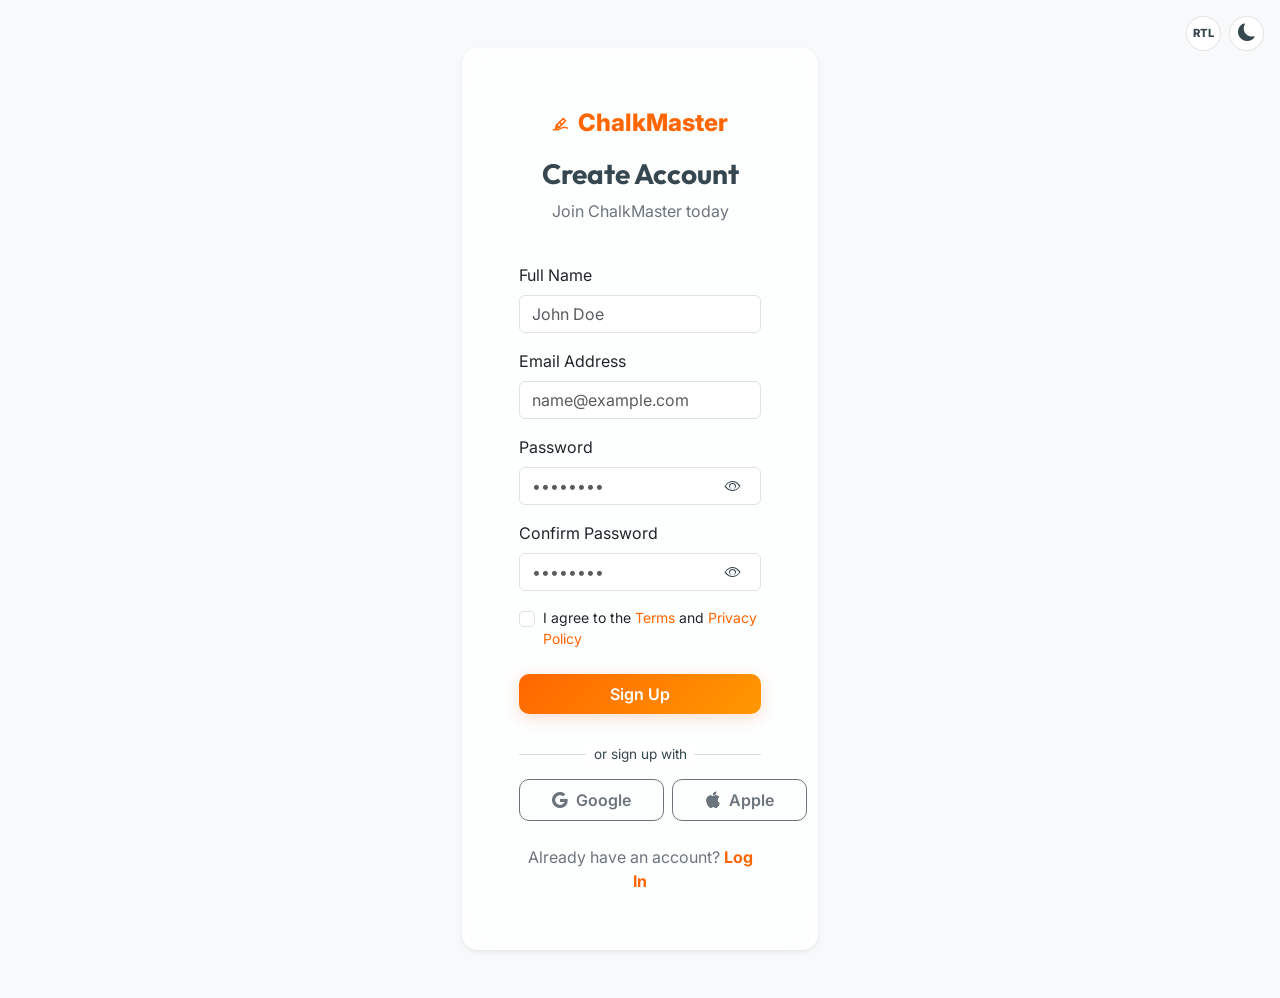
<file: register.html>
<!DOCTYPE html>
<html lang="en" dir="ltr">
<head>
    <meta charset="UTF-8">
    <meta name="viewport" content="width=device-width, initial-scale=1.0">
    <title>Sign Up | ChalkMaster</title>
    <link rel="icon" type="image/svg+xml" href="assets/img/favicon.svg">
    <link href="https://cdn.jsdelivr.net/npm/bootstrap@5.3.0/dist/css/bootstrap.min.css" rel="stylesheet">
    <link rel="stylesheet" href="https://cdn.jsdelivr.net/npm/bootstrap-icons@1.11.0/font/bootstrap-icons.css">
    <link href="https://fonts.googleapis.com/css2?family=Inter:wght@400;500;700;800&display=swap" rel="stylesheet">
    <link rel="stylesheet" href="assets/css/style.css">
</head>
<body class="bg-light">
    <!-- Page Toggles -->
    <div class="position-fixed top-0 end-0 p-3 z-3 d-flex gap-2">
        <button id="rtlToggle" class="btn page-toggle rtl-toggle-btn" title="Toggle RTL">RTL</button>
        <button id="themeToggle" class="btn page-toggle theme-toggle-btn" title="Toggle Theme">
            <i class="bi bi-moon-fill"></i>
        </button>
    </div>



    <main class="d-flex align-items-center min-vh-100 py-5">
        <div class="container">
            <div class="row justify-content-center">
                <div class="col-md-6 col-lg-5 col-xl-4">
                    <div class="glass-card shadow-sm hover-lift p-2">
                        <div class="card-body p-4 p-md-5">
                            <div class="text-center mb-4">
                                <a class="navbar-brand justify-content-center mb-3" href="index.html">
                                    <svg class="chalk-logo-icon" viewBox="0 0 24 24" fill="none" stroke="currentColor" stroke-linecap="round" stroke-linejoin="round"><path d="M6 15L15 6L18 9L9 18Z" /><path d="M10 11L13 14" /><path d="M6 15L5 19L9 18Z" /><path d="M2 21c3-1 5 1 8-1s6-3 11-1" stroke-dasharray="1 2" /></svg> ChalkMaster
                                </a>
                                <h3>Create Account</h3>
                                <p class="text-secondary">Join ChalkMaster today</p>
                            </div>
                            
                            <form class="needs-validation" novalidate>
                                <div class="mb-3">
                                    <label class="form-label">Full Name</label>
                                    <input type="text" class="form-control" placeholder="John Doe" required>
                                </div>
                                <div class="mb-3">
                                    <label class="form-label">Email Address</label>
                                    <input type="email" class="form-control" placeholder="name@example.com" required>
                                </div>
                                <div class="mb-3">
                                    <label class="form-label">Password</label>
                                    <div class="password-field">
                                        <input type="password" class="form-control" placeholder="••••••••" required>
                                        <span class="password-toggle"><i class="bi bi-eye"></i></span>
                                    </div>
                                </div>
                                <div class="mb-3">
                                    <label class="form-label">Confirm Password</label>
                                    <div class="password-field">
                                        <input type="password" class="form-control" placeholder="••••••••" required>
                                        <span class="password-toggle"><i class="bi bi-eye"></i></span>
                                    </div>
                                </div>
                                <div class="mb-4 form-check">
                                    <input type="checkbox" class="form-check-input" id="terms" required>
                                    <label class="form-check-label small" for="terms">I agree to the <a href="#" class="text-primary text-decoration-none">Terms</a> and <a href="#" class="text-primary text-decoration-none">Privacy Policy</a></label>
                                </div>
                                <button type="submit" class="btn btn-primary brand-btn-gradient w-100 py-2 mb-4" style="border-radius: 10px;">Sign Up</button>
                                
                                <div class="position-relative mb-4">
                                    <hr class="text-secondary">
                                    <span class="position-absolute top-50 start-50 translate-middle px-2 divider-text small">or sign up with</span>
                                </div>
                                
                                <div class="d-flex gap-2 mb-4">
                                    <button type="button" class="btn btn-outline-secondary w-100 py-2 d-flex align-items-center justify-content-center gap-2" style="border-radius: 10px;">
                                        <i class="bi bi-google"></i> Google
                                    </button>
                                    <button type="button" class="btn btn-outline-secondary w-100 py-2 d-flex align-items-center justify-content-center gap-2" style="border-radius: 10px;">
                                        <i class="bi bi-apple"></i> Apple
                                    </button>
                                </div>
                                
                                <p class="text-center mb-0 text-secondary">
                                    Already have an account? <a href="login.html" class="text-primary fw-bold text-decoration-none">Log In</a>
                                </p>
                            </form>
                        </div>
                    </div>
                </div>
            </div>
        </div>
    </main>

    <script src="https://cdn.jsdelivr.net/npm/bootstrap@5.3.0/dist/js/bootstrap.bundle.min.js"></script>
    <script src="assets/js/main.js"></script>
</body>
</html>
</file>
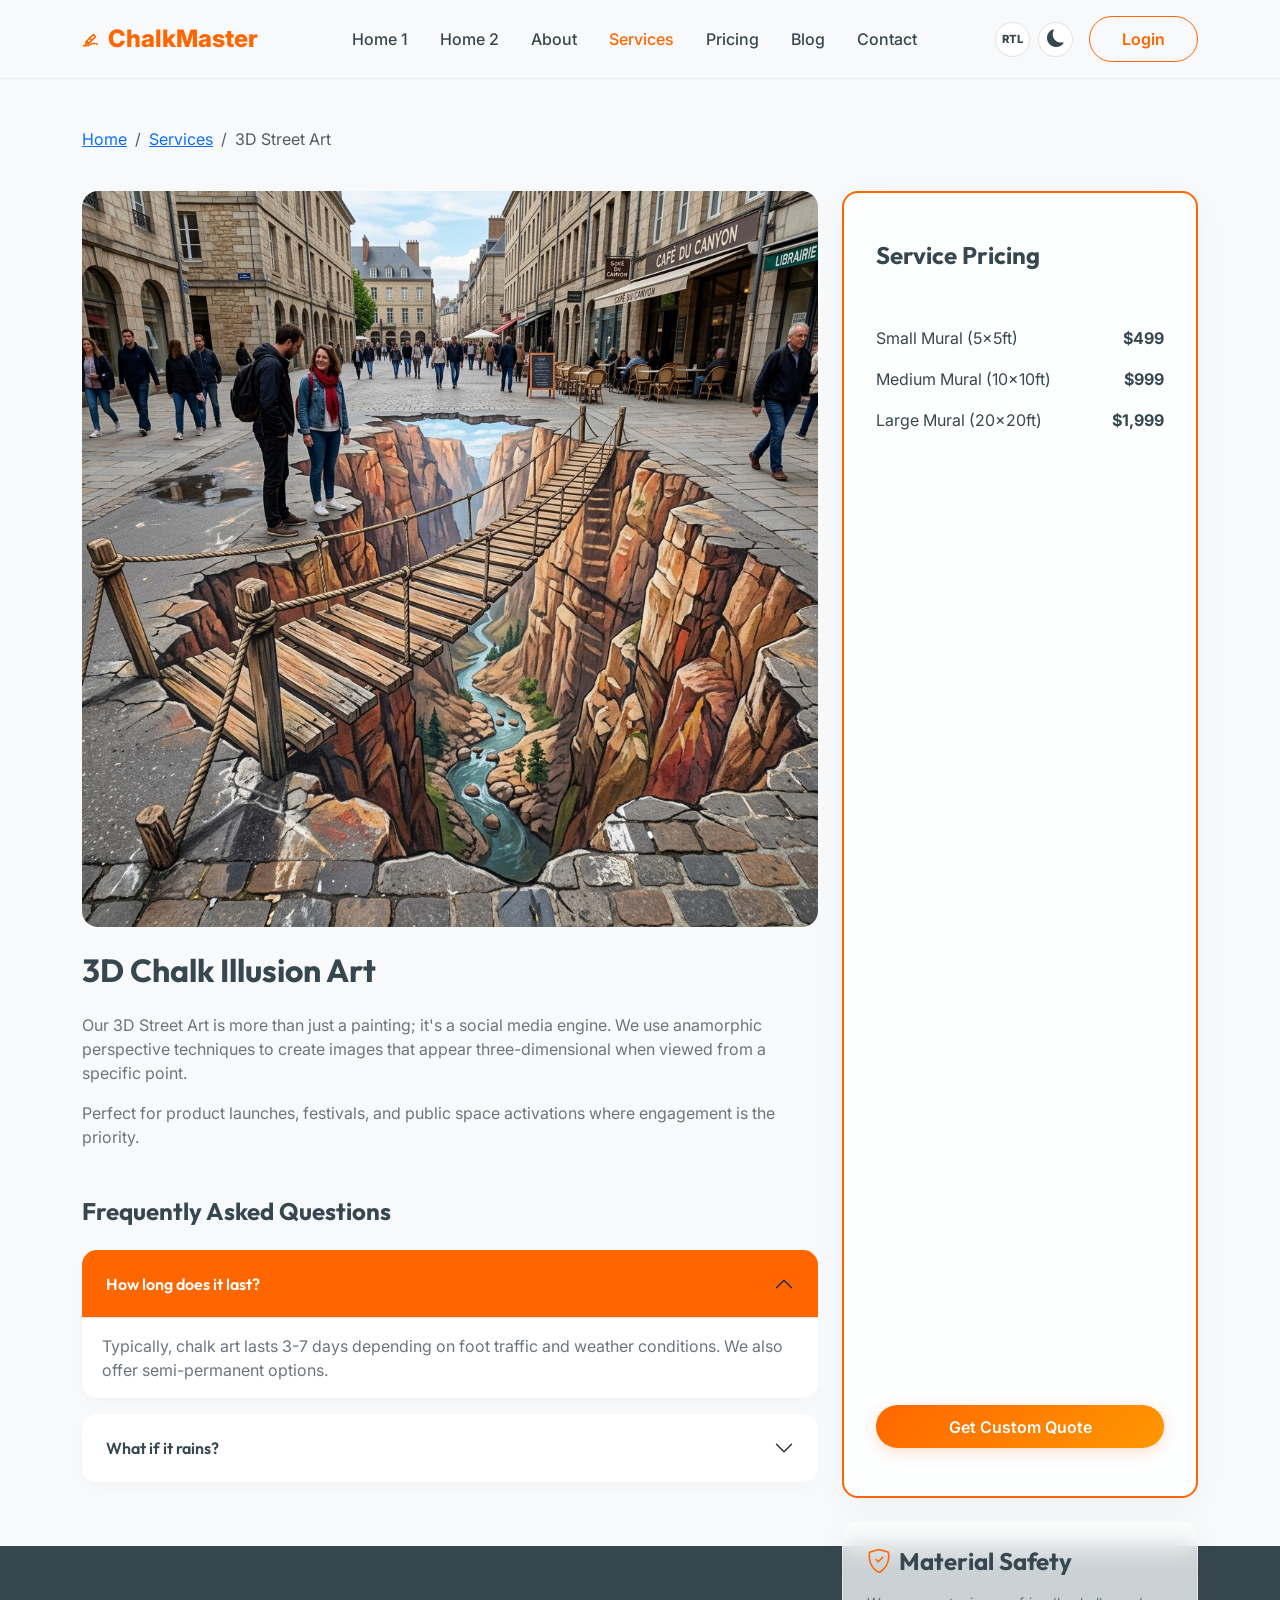
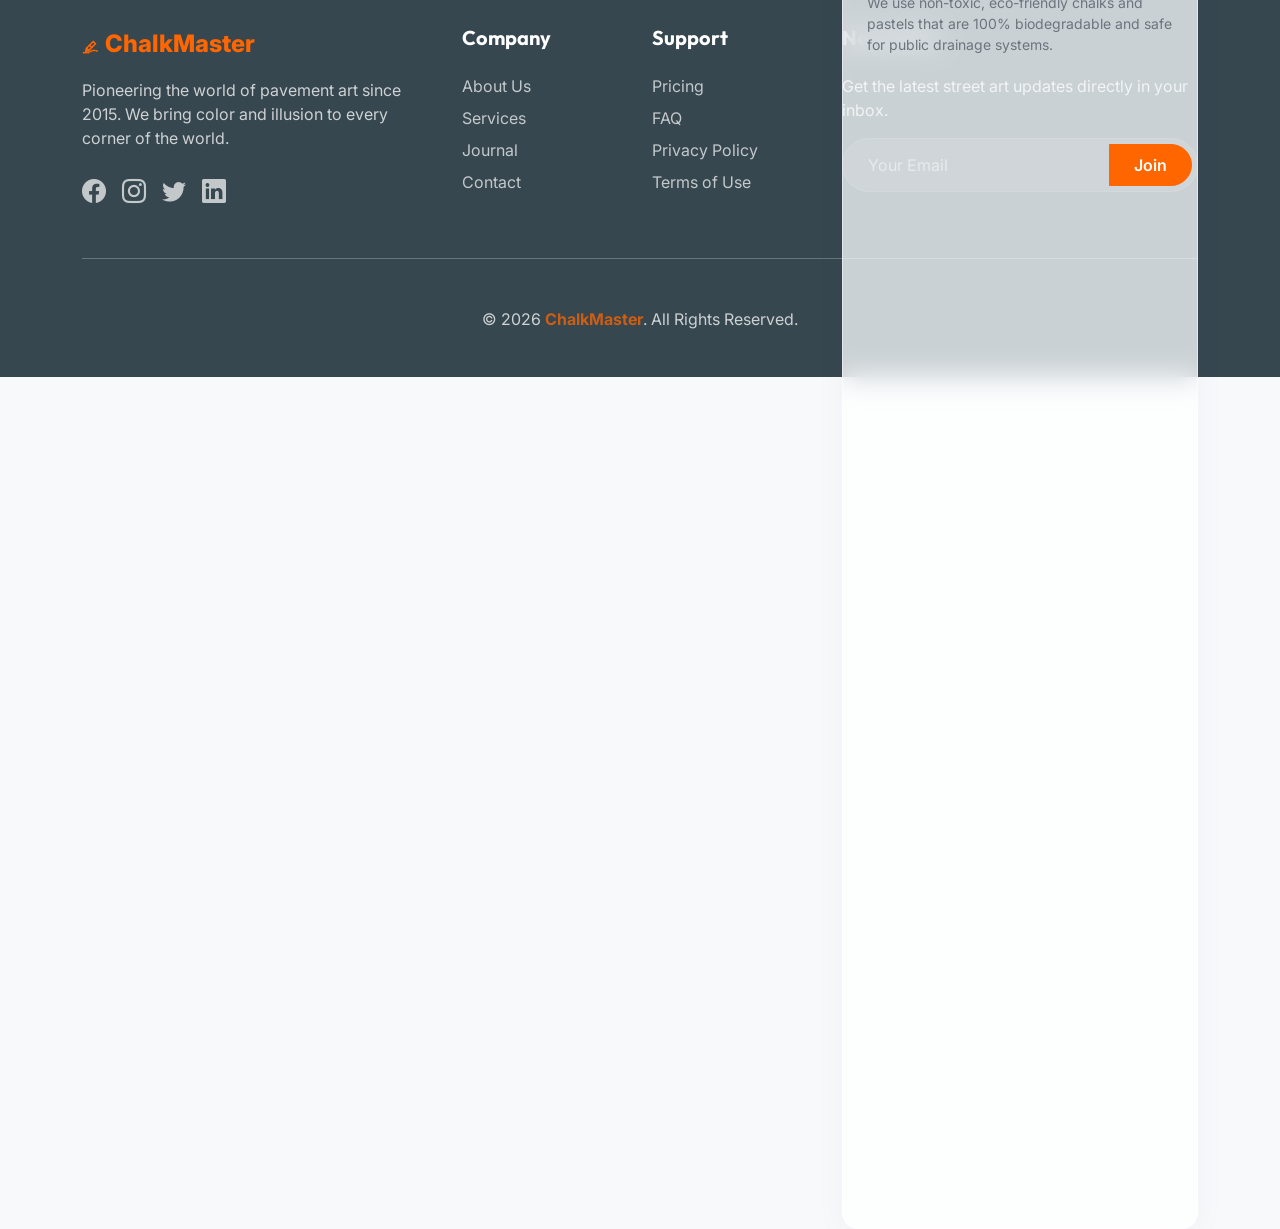
<file: service-details.html>
<!DOCTYPE html>
<html lang="en" dir="ltr">
<head>
    <meta charset="UTF-8">
    <meta name="viewport" content="width=device-width, initial-scale=1.0">
    <title>Service Details | ChalkMaster</title>
    <link href="https://cdn.jsdelivr.net/npm/bootstrap@5.3.0/dist/css/bootstrap.min.css" rel="stylesheet">
    <link rel="stylesheet" href="https://cdn.jsdelivr.net/npm/bootstrap-icons@1.11.0/font/bootstrap-icons.css">
    <link href="https://fonts.googleapis.com/css2?family=Inter:wght@400;500;700;800&display=swap" rel="stylesheet">
    <link rel="stylesheet" href="assets/css/style.css">
</head>
<body>
    <!-- Header -->
    <nav class="navbar navbar-expand-lg sticky-top">
        <div class="container">
            <a class="navbar-brand" href="index.html">
                <svg class="chalk-logo-icon" viewBox="0 0 24 24" fill="none" stroke="currentColor" stroke-linecap="round" stroke-linejoin="round"><path d="M6 15L15 6L18 9L9 18Z" /><path d="M10 11L13 14" /><path d="M6 15L5 19L9 18Z" /><path d="M2 21c3-1 5 1 8-1s6-3 11-1" stroke-dasharray="1 2" /></svg> ChalkMaster
            </a>
            <div class="d-flex align-items-center order-lg-last gap-2">
                <button id="rtlToggle" class="btn page-toggle rtl-toggle-btn d-none d-lg-inline-flex" title="Toggle RTL">RTL</button>
                <button id="themeToggle" class="btn page-toggle theme-toggle-btn me-2 d-none d-lg-inline-flex" title="Toggle Theme"><i class="bi bi-moon-fill"></i></button>
                <a href="login.html" class="btn btn-outline-primary d-none d-lg-inline-block">Login</a>
                
                <button class="navbar-toggler" type="button" data-bs-toggle="offcanvas" data-bs-target="#mobileMenu">
                    <span class="navbar-toggler-icon"></span>
                </button>
            </div>
            <div class="collapse navbar-collapse" id="navbarNav">
                <ul class="navbar-nav mx-auto">
                    <li class="nav-item"><a class="nav-link" href="index.html">Home 1</a></li>
                    <li class="nav-item"><a class="nav-link" href="home-2.html">Home 2</a></li>
                    <li class="nav-item"><a class="nav-link" href="about.html">About</a></li>
                    <li class="nav-item"><a class="nav-link active" href="services.html">Services</a></li>
                    <li class="nav-item"><a class="nav-link" href="pricing.html">Pricing</a></li>
                    <li class="nav-item"><a class="nav-link" href="blog.html">Blog</a></li>
                    <li class="nav-item"><a class="nav-link" href="contact.html">Contact</a></li>
                </ul>
            </div>
        </div>
    </nav>

    <!-- Mobile Menu -->
    <div class="offcanvas offcanvas-start" id="mobileMenu">
        <div class="offcanvas-header border-bottom">
            <a class="navbar-brand" href="index.html">
                <svg class="chalk-logo-icon" viewBox="0 0 24 24" fill="none" stroke="currentColor" stroke-linecap="round" stroke-linejoin="round"><path d="M6 15L15 6L18 9L9 18Z" /><path d="M10 11L13 14" /><path d="M6 15L5 19L9 18Z" /><path d="M2 21c3-1 5 1 8-1s6-3 11-1" stroke-dasharray="1 2" /></svg> ChalkMaster
            </a>
            <button type="button" class="btn-close" data-bs-dismiss="offcanvas"></button>
        </div>
        <div class="offcanvas-body">
            <ul class="navbar-nav gap-2">
                <li class="nav-item"><a class="nav-link" href="index.html">Home 1</a></li>
                <li class="nav-item"><a class="nav-link" href="home-2.html">Home 2</a></li>
                <li class="nav-item"><a class="nav-link" href="about.html">About</a></li>
                <li class="nav-item"><a class="nav-link" href="services.html">Services</a></li>
                <li class="nav-item"><a class="nav-link" href="pricing.html">Pricing</a></li>
                <li class="nav-item"><a class="nav-link" href="blog.html">Blog</a></li>
                <li class="nav-item"><a class="nav-link" href="contact.html">Contact</a></li>
                <li class="nav-item mt-3">
                    <a href="login.html" class="btn btn-outline-primary w-100 mb-2">Login</a>
                </li>
            </ul>
            <div class="border-top pt-3 mt-2 d-flex justify-content-center gap-3">
                <button class="btn page-toggle rtl-toggle-btn" title="Toggle RTL">RTL</button>
                <button class="btn page-toggle theme-toggle-btn" title="Toggle Theme"><i class="bi bi-moon-fill"></i></button>
            </div>
        </div>
    </div>

    <main>
        <section class="py-5 bg-light">
            <div class="container">
                <nav aria-label="breadcrumb">
                    <ol class="breadcrumb">
                        <li class="breadcrumb-item"><a href="index.html">Home</a></li>
                        <li class="breadcrumb-item"><a href="services.html">Services</a></li>
                        <li class="breadcrumb-item active">3D Street Art</li>
                    </ol>
                </nav>
                <div class="row g-4 mt-2">
                    <div class="col-lg-8">
                        <img src="assets/img/3d_chalk_illusion.png" class="img-fluid rounded-4 mb-4" alt="3D Chalk Illusion Art">
                        <h2 class="mb-4">3D Chalk Illusion Art</h2>
                        <p class="text-secondary">Our 3D Street Art is more than just a painting; it's a social media engine. We use anamorphic perspective techniques to create images that appear three-dimensional when viewed from a specific point.</p>
                        <p class="text-secondary">Perfect for product launches, festivals, and public space activations where engagement is the priority.</p>
                        
                        <h4 class="mt-5 mb-4">Frequently Asked Questions</h4>
                        <div class="accordion" id="faqAccordion">
                            <div class="accordion-item">
                                <h2 class="accordion-header">
                                    <button class="accordion-button" type="button" data-bs-toggle="collapse" data-bs-target="#faq1">
                                        How long does it last?
                                    </button>
                                </h2>
                                <div id="faq1" class="accordion-collapse collapse show" data-bs-parent="#faqAccordion">
                                    <div class="accordion-body text-secondary">
                                        Typically, chalk art lasts 3-7 days depending on foot traffic and weather conditions. We also offer semi-permanent options.
                                    </div>
                                </div>
                            </div>
                            <div class="accordion-item">
                                <h2 class="accordion-header">
                                    <button class="accordion-button collapsed" type="button" data-bs-toggle="collapse" data-bs-target="#faq2">
                                        What if it rains?
                                    </button>
                                </h2>
                                <div id="faq2" class="accordion-collapse collapse" data-bs-parent="#faqAccordion">
                                    <div class="accordion-body text-secondary">
                                        Light rain may cause slight blurring, but heavy rain will wash it away. We can use fixatives to improve durability or provide weather-resistant temporary paint.
                                    </div>
                                </div>
                            </div>
                        </div>
                    </div>
                    <div class="col-lg-4">
                        <div class="glass-card package-card p-4 hover-lift" style="border: 2px solid var(--primary-color) !important;">
                            <h4 class="mb-4 fw-bold">Service Pricing</h4>
                            <ul class="list-unstyled mb-4">
                                <li class="d-flex justify-content-between mb-2 pb-2 border-bottom border-light border-opacity-10">
                                    <span>Small Mural (5x5ft)</span>
                                    <span class="fw-bold">$499</span>
                                </li>
                                <li class="d-flex justify-content-between mb-2 pb-2 border-bottom border-light border-opacity-10">
                                    <span>Medium Mural (10x10ft)</span>
                                    <span class="fw-bold">$999</span>
                                </li>
                                <li class="d-flex justify-content-between mb-2">
                                    <span>Large Mural (20x20ft)</span>
                                    <span class="fw-bold">$1,999</span>
                                </li>
                            </ul>
                            <a href="contact.html" class="btn btn-primary brand-btn-gradient w-100">Get Custom Quote</a>
                        </div>
                        
                        <div class="glass-card p-4 mt-4 hover-lift">
                            <h4 class="fw-bold mb-3"><i class="bi bi-shield-check text-primary me-2"></i>Material Safety</h4>
                            <p class="small text-secondary mb-0">We use non-toxic, eco-friendly chalks and pastels that are 100% biodegradable and safe for public drainage systems.</p>
                        </div>
                    </div>
                </div>
            </div>
        </section>
    </main>

    <!-- Footer -->
    <footer>
        <div class="container">
            <div class="row g-4">
                <div class="col-lg-4">
                    <a class="footer-logo mb-3 d-inline-block" href="index.html">
                        <svg class="chalk-logo-icon" viewBox="0 0 24 24" fill="none" stroke="currentColor" stroke-linecap="round" stroke-linejoin="round"><path d="M6 15L15 6L18 9L9 18Z" /><path d="M10 11L13 14" /><path d="M6 15L5 19L9 18Z" /><path d="M2 21c3-1 5 1 8-1s6-3 11-1" stroke-dasharray="1 2" /></svg> ChalkMaster
                    </a>
                    <p class="opacity-75">Pioneering the world of pavement art since 2015. We bring color and illusion to every corner of the world.</p>
                    <div class="d-flex gap-3 mt-4">
                        <a href="#"><i class="bi bi-facebook fs-4"></i></a>
                        <a href="#"><i class="bi bi-instagram fs-4"></i></a>
                        <a href="#"><i class="bi bi-twitter fs-4"></i></a>
                        <a href="#"><i class="bi bi-linkedin fs-4"></i></a>
                    </div>
                </div>
                <div class="col-6 col-lg-2">
                    <h5 class="mb-4">Company</h5>
                    <ul class="list-unstyled d-grid gap-2">
                        <li><a href="about.html">About Us</a></li>
                        <li><a href="services.html">Services</a></li>
                        <li><a href="blog.html">Journal</a></li>
                        <li><a href="contact.html">Contact</a></li>
                    </ul>
                </div>
                <div class="col-6 col-lg-2">
                    <h5 class="mb-4">Support</h5>
                    <ul class="list-unstyled d-grid gap-2">
                        <li><a href="pricing.html">Pricing</a></li>
                        <li><a href="faq.html">FAQ</a></li>
                        <li><a href="#">Privacy Policy</a></li>
                        <li><a href="#">Terms of Use</a></li>
                    </ul>
                </div>
                <div class="col-lg-4">
                    <h5 class="mb-4">Newsletter</h5>
                    <p class="opacity-75 mb-3">Get the latest street art updates directly in your inbox.</p>
                    <form class="newsletter-form">
                        <div class="input-group">
                            <input type="email" class="form-control" placeholder="Your Email">
                            <button class="btn btn-primary" type="button">Join</button>
                        </div>
                    </form>
                </div>
            </div>
            <hr class="my-5 opacity-25">
            <div class="text-center opacity-75">
                <p>&copy; 2026 <span class="text-brand fw-bold">ChalkMaster</span>. All Rights Reserved.</p>
            </div>
        </div>
    </footer>

    <a href="#" id="backToTop"><i class="bi bi-arrow-up"></i></a>
    <script src="https://cdn.jsdelivr.net/npm/bootstrap@5.3.0/dist/js/bootstrap.bundle.min.js"></script>
    <script src="assets/js/main.js"></script>
</body>
</html>
</file>
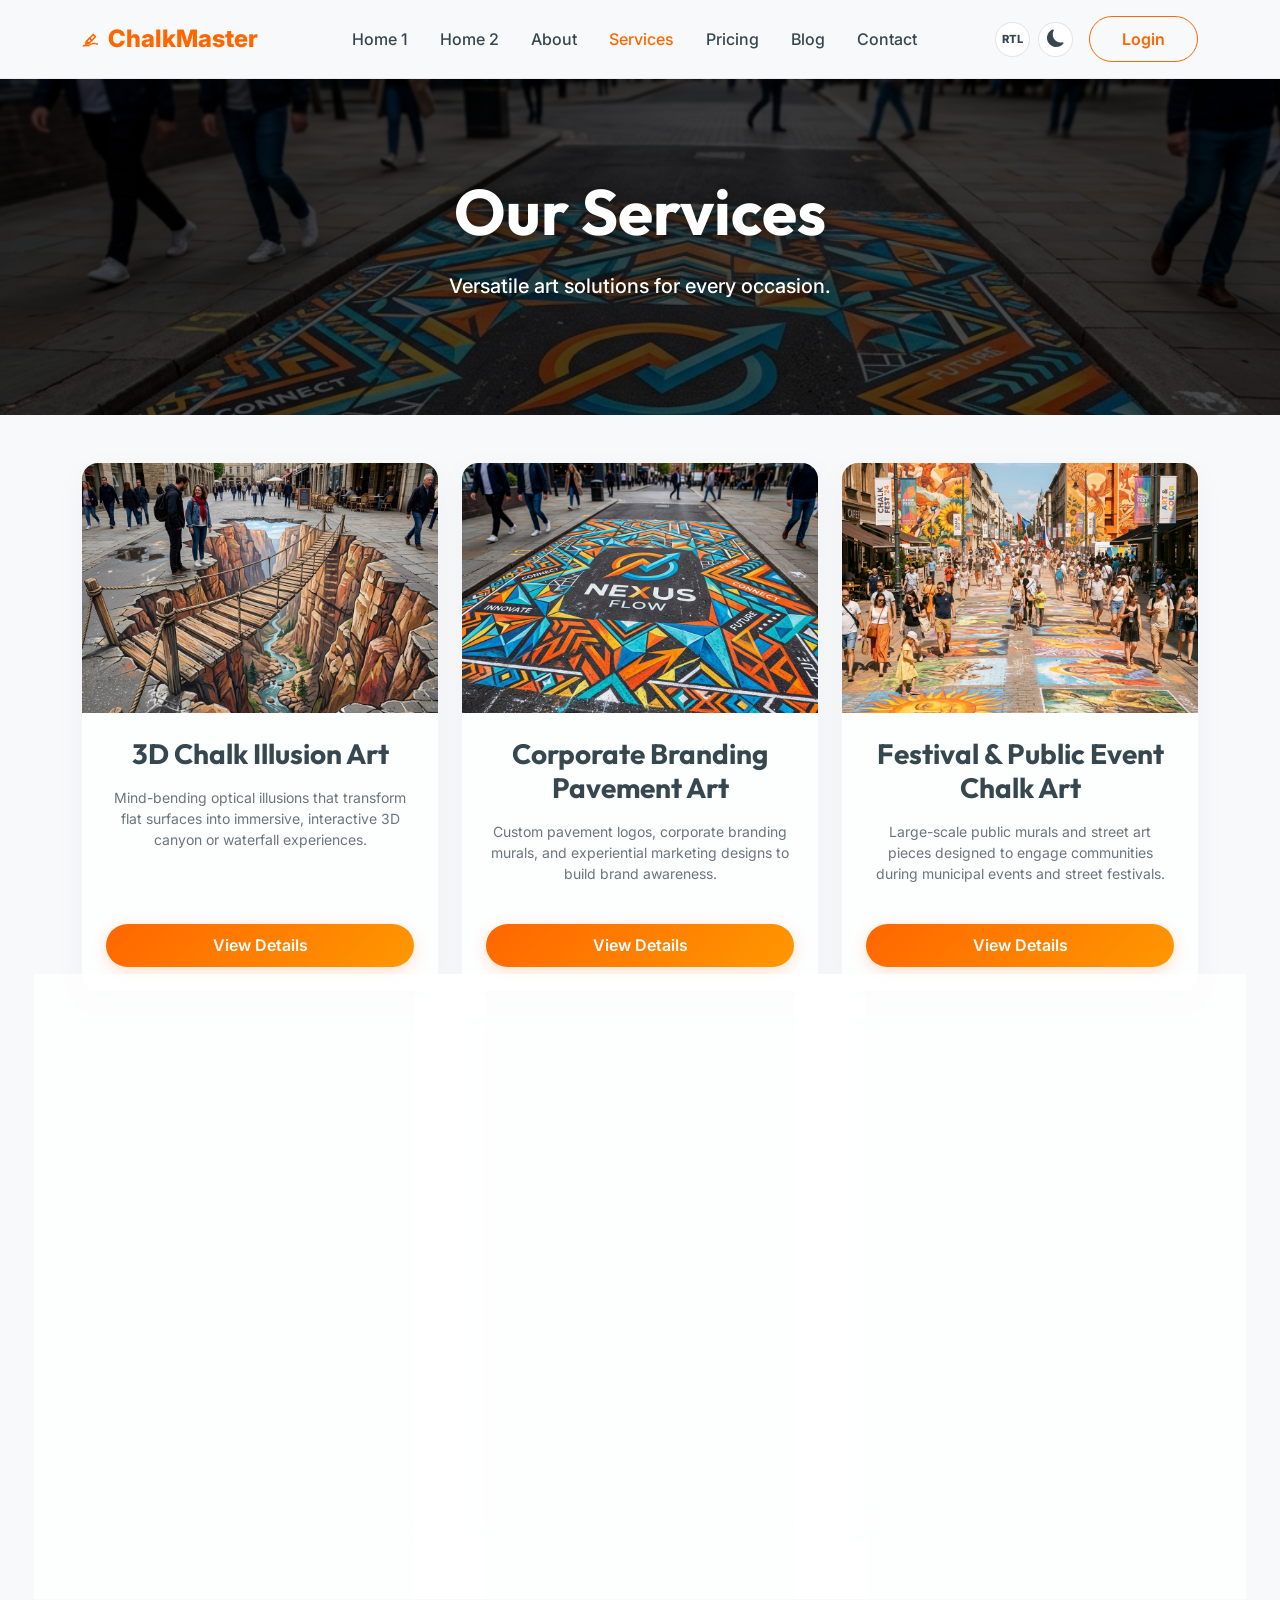
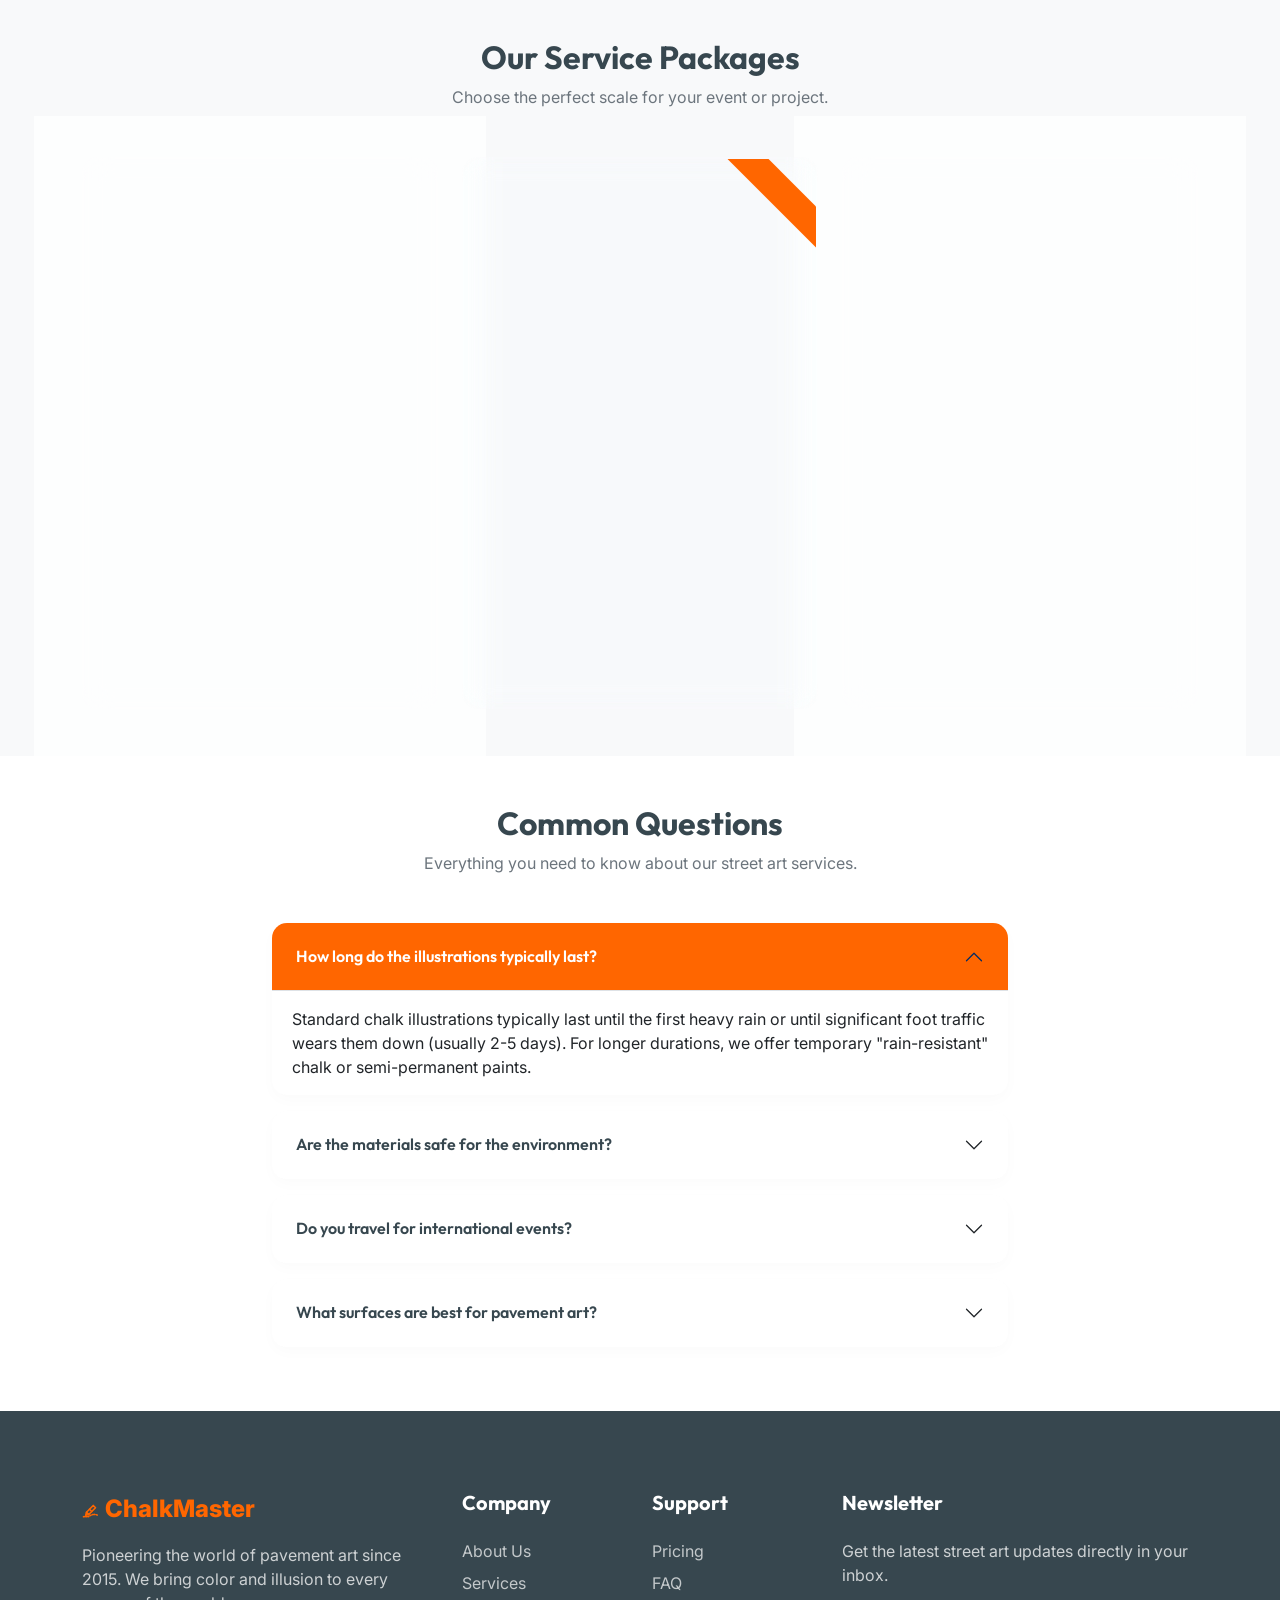
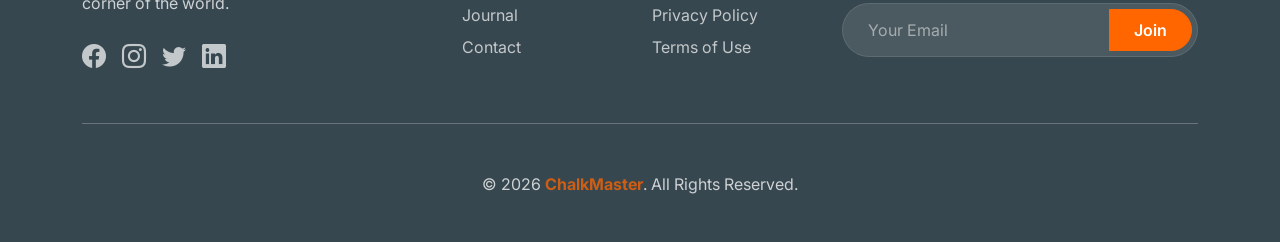
<file: services.html>
<!DOCTYPE html>
<html lang="en" dir="ltr">
<head>
    <meta charset="UTF-8">
    <meta name="viewport" content="width=device-width, initial-scale=1.0">
    <title>Our Services | ChalkMaster</title>
    <link rel="icon" type="image/svg+xml" href="assets/img/favicon.svg">
    <link href="https://cdn.jsdelivr.net/npm/bootstrap@5.3.0/dist/css/bootstrap.min.css" rel="stylesheet">
    <link rel="stylesheet" href="https://cdn.jsdelivr.net/npm/bootstrap-icons@1.11.0/font/bootstrap-icons.css">
    <link href="https://fonts.googleapis.com/css2?family=Inter:wght@400;500;700;800&display=swap" rel="stylesheet">
    <link rel="stylesheet" href="assets/css/style.css">
</head>
<body>
    <!-- Header -->
    <nav class="navbar navbar-expand-lg sticky-top">
        <div class="container">
            <a class="navbar-brand" href="index.html">
                <svg class="chalk-logo-icon" viewBox="0 0 24 24" fill="none" stroke="currentColor" stroke-linecap="round" stroke-linejoin="round"><path d="M6 15L15 6L18 9L9 18Z" /><path d="M10 11L13 14" /><path d="M6 15L5 19L9 18Z" /><path d="M2 21c3-1 5 1 8-1s6-3 11-1" stroke-dasharray="1 2" /></svg> ChalkMaster
            </a>
            <div class="d-flex align-items-center order-lg-last gap-2">
                <button id="rtlToggle" class="btn page-toggle rtl-toggle-btn d-none d-lg-inline-flex" title="Toggle RTL">RTL</button>
                <button id="themeToggle" class="btn page-toggle theme-toggle-btn me-2 d-none d-lg-inline-flex" title="Toggle Theme"><i class="bi bi-moon-fill"></i></button>
                <a href="login.html" class="btn btn-outline-primary d-none d-lg-inline-block">Login</a>
                
                <button class="navbar-toggler" type="button" data-bs-toggle="offcanvas" data-bs-target="#mobileMenu">
                    <span class="navbar-toggler-icon"></span>
                </button>
            </div>
            <div class="collapse navbar-collapse" id="navbarNav">
                <ul class="navbar-nav mx-auto">
                    <li class="nav-item"><a class="nav-link" href="index.html">Home 1</a></li>
                    <li class="nav-item"><a class="nav-link" href="home-2.html">Home 2</a></li>
                    <li class="nav-item"><a class="nav-link" href="about.html">About</a></li>
                    <li class="nav-item"><a class="nav-link active" href="services.html">Services</a></li>
                    <li class="nav-item"><a class="nav-link" href="pricing.html">Pricing</a></li>
                    <li class="nav-item"><a class="nav-link" href="blog.html">Blog</a></li>
                    <li class="nav-item"><a class="nav-link" href="contact.html">Contact</a></li>
                </ul>
            </div>
        </div>
    </nav>

    <!-- Mobile Menu -->
    <div class="offcanvas offcanvas-start" id="mobileMenu">
        <div class="offcanvas-header border-bottom">
            <a class="navbar-brand" href="index.html">
                <svg class="chalk-logo-icon" viewBox="0 0 24 24" fill="none" stroke="currentColor" stroke-linecap="round" stroke-linejoin="round"><path d="M6 15L15 6L18 9L9 18Z" /><path d="M10 11L13 14" /><path d="M6 15L5 19L9 18Z" /><path d="M2 21c3-1 5 1 8-1s6-3 11-1" stroke-dasharray="1 2" /></svg> ChalkMaster
            </a>
            <button type="button" class="btn-close" data-bs-dismiss="offcanvas"></button>
        </div>
        <div class="offcanvas-body">
            <ul class="navbar-nav gap-2">
                <li class="nav-item"><a class="nav-link" href="index.html">Home 1</a></li>
                <li class="nav-item"><a class="nav-link" href="home-2.html">Home 2</a></li>
                <li class="nav-item"><a class="nav-link" href="about.html">About</a></li>
                <li class="nav-item"><a class="nav-link active" href="services.html">Services</a></li>
                <li class="nav-item"><a class="nav-link" href="pricing.html">Pricing</a></li>
                <li class="nav-item"><a class="nav-link" href="blog.html">Blog</a></li>
                <li class="nav-item"><a class="nav-link" href="contact.html">Contact</a></li>
                <li class="nav-item mt-3">
                    <a href="login.html" class="btn btn-outline-primary w-100 mb-2">Login</a>
                </li>
            </ul>
            <div class="border-top pt-3 mt-2 d-flex justify-content-center gap-3">
                <button class="btn page-toggle rtl-toggle-btn" title="Toggle RTL">RTL</button>
                <button class="btn page-toggle theme-toggle-btn" title="Toggle Theme"><i class="bi bi-moon-fill"></i></button>
            </div>
        </div>
    </div>

    <main>
        <section class="hero-section hero-services text-white">
            <div class="container text-center py-5">
                <h1 class="hero-title display-3 fw-bold">Our Services</h1>
                <p class="lead">Versatile art solutions for every occasion.</p>
            </div>
        </section>

        <!-- Service Grid -->
        <section class="py-5">
            <div class="container">
                <div class="row g-4">
                    <!-- Service 1 -->
                    <div class="col-xl-4 col-lg-6 col-md-6 col-12">
                        <div class="glass-card h-100 overflow-hidden hover-lift border-0">
                            <img src="assets/img/3d_chalk_illusion.png" class="card-img-top service-img" alt="3D Chalk Illusion Art">
                            <div class="card-body p-4 text-center d-flex flex-column">
                                <h3 class="fw-bold mb-3">3D Chalk Illusion Art</h3>
                                <p class="text-secondary small">Mind-bending optical illusions that transform flat surfaces into immersive, interactive 3D canyon or waterfall experiences.</p>
                                <div class="mt-auto pt-3">
                                    <a href="service-details.html" class="btn btn-primary brand-btn-gradient w-100 mt-2">View Details</a>
                                </div>
                            </div>
                        </div>
                    </div>
                    <!-- Service 2 -->
                    <div class="col-xl-4 col-lg-6 col-md-6 col-12">
                        <div class="glass-card h-100 overflow-hidden hover-lift border-0">
                            <img src="assets/img/corporate_branding_pavement.png" class="card-img-top service-img" alt="Corporate Branding Pavement Art">
                            <div class="card-body p-4 text-center d-flex flex-column">
                                <h3 class="fw-bold mb-3">Corporate Branding Pavement Art</h3>
                                <p class="text-secondary small">Custom pavement logos, corporate branding murals, and experiential marketing designs to build brand awareness.</p>
                                <div class="mt-auto pt-3">
                                    <a href="service-details.html" class="btn btn-primary brand-btn-gradient w-100 mt-2">View Details</a>
                                </div>
                            </div>
                        </div>
                    </div>
                    <!-- Service 3 -->
                    <div class="col-xl-4 col-lg-6 col-md-6 col-12">
                        <div class="glass-card h-100 overflow-hidden hover-lift border-0">
                            <img src="assets/img/festival_chalk_art.png" class="card-img-top service-img" alt="Festival & Public Event Chalk Art">
                            <div class="card-body p-4 text-center d-flex flex-column">
                                <h3 class="fw-bold mb-3">Festival & Public Event Chalk Art</h3>
                                <p class="text-secondary small">Large-scale public murals and street art pieces designed to engage communities during municipal events and street festivals.</p>
                                <div class="mt-auto pt-3">
                                    <a href="service-details.html" class="btn btn-primary brand-btn-gradient w-100 mt-2">View Details</a>
                                </div>
                            </div>
                        </div>
                    </div>
                    <!-- Service 4 -->
                    <div class="col-xl-4 col-lg-6 col-md-6 col-12">
                        <div class="glass-card h-100 overflow-hidden hover-lift border-0">
                            <img src="assets/img/artist_creating_artwork.png" class="card-img-top service-img" alt="Artist Creating Pavement Artwork">
                            <div class="card-body p-4 text-center d-flex flex-column">
                                <h3 class="fw-bold mb-3">Artist Creating the Artwork</h3>
                                <p class="text-secondary small">Engaging live performances where street painters create massive pavement illustration murals in real-time before an active audience.</p>
                                <div class="mt-auto pt-3">
                                    <a href="service-details.html" class="btn btn-primary brand-btn-gradient w-100 mt-2">View Details</a>
                                </div>
                            </div>
                        </div>
                    </div>
                    <!-- Service 5 -->
                    <div class="col-xl-4 col-lg-6 col-md-6 col-12">
                        <div class="glass-card h-100 overflow-hidden hover-lift border-0">
                            <img src="assets/img/family_interactive_chalk.png" class="card-img-top service-img" alt="Family & Interactive Experiences">
                            <div class="card-body p-4 text-center d-flex flex-column">
                                <h3 class="fw-bold mb-3">Family & Interactive Experiences</h3>
                                <p class="text-secondary small">Hands-on chalk workshops, public participative murals, and guided family chalk zones for kids and parents.</p>
                                <div class="mt-auto pt-3">
                                    <a href="service-details.html" class="btn btn-primary brand-btn-gradient w-100 mt-2">View Details</a>
                                </div>
                            </div>
                        </div>
                    </div>
                    <!-- Service 6 -->
                    <div class="col-xl-4 col-lg-6 col-md-6 col-12">
                        <div class="glass-card h-100 overflow-hidden hover-lift border-0">
                            <img src="assets/img/custom_commissions.png" class="card-img-top service-img" alt="Custom Commissions">
                            <div class="card-body p-4 text-center d-flex flex-column">
                                <h3 class="fw-bold mb-3">Custom Street Murals</h3>
                                <p class="text-secondary small">Custom-tailored chalk street illustrations, private event installations, and specialized chalk commissions.</p>
                                <div class="mt-auto pt-3">
                                    <a href="service-details.html" class="btn btn-primary brand-btn-gradient w-100 mt-2">View Details</a>
                                </div>
                            </div>
                        </div>
                    </div>
                </div>
            </div>
        </section>

        <!-- Service Packages -->
        <section class="py-5 bg-light">
            <div class="container">
                <div class="text-center mb-5">
                    <h2 class="section-title">Our Service Packages</h2>
                    <p class="text-secondary">Choose the perfect scale for your event or project.</p>
                </div>
                <div class="row g-4">
                    <div class="col-lg-4">
                        <div class="glass-card package-card text-center hover-lift border-0 p-4">
                            <h5 class="fw-bold text-secondary mb-3">Essential</h5>
                            <h2>$499 <small class="fs-6 text-secondary">/project</small></h2>
                            <p class="text-muted small my-3">Perfect for small private events & custom branding.</p>
                            <ul class="text-start list-unstyled my-4">
                                <li class="mb-2"><i class="bi bi-check-circle-fill text-primary me-2"></i> 4x4 ft 2D Mural</li>
                                <li class="mb-2"><i class="bi bi-check-circle-fill text-primary me-2"></i> 1 Lead Artist</li>
                                <li class="mb-2"><i class="bi bi-check-circle-fill text-primary me-2"></i> Up to 4 Hours</li>
                                <li class="mb-2"><i class="bi bi-check-circle-fill text-primary me-2"></i> Eco-friendly Chalk</li>
                            </ul>
                            <a href="contact.html" class="btn btn-outline-primary w-100 mt-auto">Book Now</a>
                        </div>
                    </div>
                    <div class="col-lg-4">
                        <div class="glass-card package-card featured text-center hover-lift p-5" style="border: 2px solid var(--primary-color) !important;">
                            <h5 class="fw-bold text-white mb-3">Professional</h5>
                            <h2>$1,299 <small class="fs-6 text-white-50">/project</small></h2>
                            <p class="text-light opacity-75 small my-3">Ideal for festivals & high-impact branding.</p>
                            <ul class="text-start list-unstyled my-4 text-white">
                                <li class="mb-2"><i class="bi bi-check-circle-fill text-white me-2"></i> 10x10 ft 3D Mural</li>
                                <li class="mb-2"><i class="bi bi-check-circle-fill text-white me-2"></i> 2 Lead Artists</li>
                                <li class="mb-2"><i class="bi bi-check-circle-fill text-white me-2"></i> Full Day Execution</li>
                                <li class="mb-2"><i class="bi bi-check-circle-fill text-white me-2"></i> Social Media Content</li>
                                <li class="mb-2"><i class="bi bi-check-circle-fill text-white me-2"></i> Time-lapse Video</li>
                            </ul>
                            <a href="contact.html" class="btn btn-light w-100 mt-auto text-primary fw-bold">Book Now</a>
                        </div>
                    </div>
                    <div class="col-lg-4">
                        <div class="glass-card package-card text-center hover-lift border-0 p-4">
                            <h5 class="fw-bold text-secondary mb-3">Enterprise</h5>
                            <h2>Custom <small class="fs-6 text-secondary">/quote</small></h2>
                            <p class="text-muted small my-3">For large-scale public installations.</p>
                            <ul class="text-start list-unstyled my-4">
                                <li class="mb-2"><i class="bi bi-check-circle-fill text-primary me-2"></i> Unlimited Scale</li>
                                <li class="mb-2"><i class="bi bi-check-circle-fill text-primary me-2"></i> Global Team Access</li>
                                <li class="mb-2"><i class="bi bi-check-circle-fill text-primary me-2"></i> Permanent Paint Options</li>
                                <li class="mb-2"><i class="bi bi-check-circle-fill text-primary me-2"></i> National Marketing Rights</li>
                            </ul>
                            <a href="contact.html" class="btn btn-outline-primary w-100 mt-auto">Get a Quote</a>
                        </div>
                    </div>
                </div>
            </div>
        </section>

        <!-- Service FAQ -->
        <section class="py-5 bg-white">
            <div class="container">
                <div class="row justify-content-center">
                    <div class="col-lg-8">
                        <div class="text-center mb-5">
                            <h2 class="section-title">Common Questions</h2>
                            <p class="text-secondary">Everything you need to know about our street art services.</p>
                        </div>
                        <div class="accordion" id="serviceFAQ">
                            <div class="accordion-item">
                                <h2 class="accordion-header">
                                    <button class="accordion-button" type="button" data-bs-toggle="collapse" data-bs-target="#faq1">
                                        How long do the illustrations typically last?
                                    </button>
                                </h2>
                                <div id="faq1" class="accordion-collapse collapse show" data-bs-parent="#serviceFAQ">
                                    <div class="accordion-body">
                                        Standard chalk illustrations typically last until the first heavy rain or until significant foot traffic wears them down (usually 2-5 days). For longer durations, we offer temporary "rain-resistant" chalk or semi-permanent paints.
                                    </div>
                                </div>
                            </div>
                            <div class="accordion-item">
                                <h2 class="accordion-header">
                                    <button class="accordion-button collapsed" type="button" data-bs-toggle="collapse" data-bs-target="#faq2">
                                        Are the materials safe for the environment?
                                    </button>
                                </h2>
                                <div id="faq2" class="accordion-collapse collapse" data-bs-parent="#serviceFAQ">
                                    <div class="accordion-body">
                                        Yes! We use 100% non-toxic, eco-friendly chalk and pastels. They are safe for children, pets, and the local ecosystem, and wash away naturally with water.
                                    </div>
                                </div>
                            </div>
                            <div class="accordion-item">
                                <h2 class="accordion-header">
                                    <button class="accordion-button collapsed" type="button" data-bs-toggle="collapse" data-bs-target="#faq3">
                                        Do you travel for international events?
                                    </button>
                                </h2>
                                <div id="faq3" class="accordion-collapse collapse" data-bs-parent="#serviceFAQ">
                                    <div class="accordion-body">
                                        Absolutely. ChalkMaster represents artists globally, and we can arrange travel for our leads or coordinate with local artists in our network to fulfill your requirements anywhere in the world.
                                    </div>
                                </div>
                            </div>
                            <div class="accordion-item">
                                <h2 class="accordion-header">
                                    <button class="accordion-button collapsed" type="button" data-bs-toggle="collapse" data-bs-target="#faq4">
                                        What surfaces are best for pavement art?
                                    </button>
                                </h2>
                                <div id="faq4" class="accordion-collapse collapse" data-bs-parent="#serviceFAQ">
                                    <div class="accordion-body">
                                        Smooth concrete, asphalt, and pavement slabs are ideal. Very rough surfaces or porous stones might require a temporary base coating to achieve the best color vibrancy and detail.
                                    </div>
                                </div>
                            </div>
                        </div>
                    </div>
                </div>
            </div>
        </section>
    </main>

    <!-- Footer -->
    <footer>
        <div class="container">
            <div class="row g-4">
                <div class="col-lg-4">
                    <a class="footer-logo mb-3 d-inline-block" href="index.html">
                        <svg class="chalk-logo-icon" viewBox="0 0 24 24" fill="none" stroke="currentColor" stroke-linecap="round" stroke-linejoin="round"><path d="M6 15L15 6L18 9L9 18Z" /><path d="M10 11L13 14" /><path d="M6 15L5 19L9 18Z" /><path d="M2 21c3-1 5 1 8-1s6-3 11-1" stroke-dasharray="1 2" /></svg> ChalkMaster
                    </a>
                    <p class="opacity-75">Pioneering the world of pavement art since 2015. We bring color and illusion to every corner of the world.</p>
                    <div class="d-flex gap-3 mt-4">
                        <a href="#"><i class="bi bi-facebook fs-4"></i></a>
                        <a href="#"><i class="bi bi-instagram fs-4"></i></a>
                        <a href="#"><i class="bi bi-twitter fs-4"></i></a>
                        <a href="#"><i class="bi bi-linkedin fs-4"></i></a>
                    </div>
                </div>
                <div class="col-6 col-lg-2">
                    <h5 class="mb-4">Company</h5>
                    <ul class="list-unstyled d-grid gap-2">
                        <li><a href="about.html">About Us</a></li>
                        <li><a href="services.html">Services</a></li>
                        <li><a href="blog.html">Journal</a></li>
                        <li><a href="contact.html">Contact</a></li>
                    </ul>
                </div>
                <div class="col-6 col-lg-2">
                    <h5 class="mb-4">Support</h5>
                    <ul class="list-unstyled d-grid gap-2">
                        <li><a href="pricing.html">Pricing</a></li>
                        <li><a href="faq.html">FAQ</a></li>
                        <li><a href="#">Privacy Policy</a></li>
                        <li><a href="#">Terms of Use</a></li>
                    </ul>
                </div>
                <div class="col-lg-4">
                    <h5 class="mb-4">Newsletter</h5>
                    <p class="opacity-75 mb-3">Get the latest street art updates directly in your inbox.</p>
                    <form class="newsletter-form">
                        <div class="input-group">
                            <input type="email" class="form-control" placeholder="Your Email">
                            <button class="btn btn-primary" type="button">Join</button>
                        </div>
                    </form>
                </div>
            </div>
            <hr class="my-5 opacity-25">
            <div class="text-center opacity-75">
                <p>&copy; 2026 <span class="text-brand fw-bold">ChalkMaster</span>. All Rights Reserved.</p>
            </div>
        </div>
    </footer>

    <!-- Back to Top -->
    <a href="#" id="backToTop"><i class="bi bi-arrow-up"></i></a>
    <script src="https://cdn.jsdelivr.net/npm/bootstrap@5.3.0/dist/js/bootstrap.bundle.min.js"></script>
    <script src="assets/js/main.js"></script>
</body>
</html>
</file>
<file: assets/css/style.css>
@import url('https://fonts.googleapis.com/css2?family=Outfit:wght@400;500;600;700;800&family=Inter:wght@400;500;600;700;800&display=swap');

/* 
    Chalk Art & Pavement Illustration Services
    Author: Antigravity
    Colors:
    - Primary: #e65100 (Chalk Orange)
    - Secondary: #37474f (Pavement Grey)
    - Tertiary: #f8f9fa (Light Background)
*/

:root {
    --primary-color: #ff6600;
    --secondary-color: #37474f;
    --tertiary-color: #f8f9fa;
    --text-dark: #212529;
    --text-light: #f8f9fa;
    --brand-color: #ff6600;
    --brand-gradient: linear-gradient(135deg, #ff6600 0%, #ff9800 100%);
    --transition: all 0.3s ease;
}

[data-bs-theme="dark"] {
    --tertiary-color: #1a1d20;
    --secondary-color: #0f1112;
    /* Darker for footer background in dark mode */
    --text-dark: #f8f9fa;
    --text-light: #212529;
}

/* System-wide Bootstrap Blue Utility Overrides to Cohesive Orange */
.text-primary {
    color: var(--primary-color) !important;
}

.text-primary-emphasis {
    color: #e65100 !important;
}

.bg-primary-subtle {
    background-color: rgba(255, 102, 0, 0.12) !important;
}

.bg-primary {
    background-color: var(--primary-color) !important;
}

.border-primary {
    border-color: var(--primary-color) !important;
}

.btn-primary {
    background-color: var(--primary-color) !important;
    border-color: var(--primary-color) !important;
    color: white !important;
}

.btn-primary:hover,
.btn-primary:focus,
.btn-primary:active {
    background-color: #e65100 !important;
    border-color: #e65100 !important;
    color: white !important;
}

.btn-outline-primary {
    color: var(--primary-color) !important;
    border-color: var(--primary-color) !important;
}

.btn-outline-primary:hover,
.btn-outline-primary:focus,
.btn-outline-primary:active,
.btn-outline-primary.active {
    background-color: var(--primary-color) !important;
    color: white !important;
    border-color: var(--primary-color) !important;
}

.btn-check:checked+.btn-outline-primary {
    background-color: var(--primary-color) !important;
    border-color: var(--primary-color) !important;
    color: white !important;
}

[data-bs-theme="dark"] .text-dark {
    color: var(--text-dark) !important;
}


[data-bs-theme="dark"] .text-secondary {
    color: rgba(255, 255, 255, 0.7) !important;
}

[data-bs-theme="dark"] .card {
    background-color: #212529;
    border: 1px solid rgba(255, 255, 255, 0.1);
}

[data-bs-theme="dark"] .text-muted {
    color: rgba(255, 255, 255, 0.6) !important;
}

.bg-primary .text-secondary,
.bg-secondary .text-secondary,
.text-white .text-secondary,
.bg-primary .text-muted,
.bg-secondary .text-muted,
.text-white .text-muted,
.hero-section .text-secondary,
.hero-section .text-muted {
    color: rgba(255, 255, 255, 0.8) !important;
}

[data-bs-theme="dark"] .input-group-text,
[data-bs-theme="dark"] .form-control {
    background-color: #2c3034;
    border-color: rgba(255, 255, 255, 0.1);
    color: white;
}

[data-bs-theme="dark"] .form-control::placeholder {
    color: rgba(255, 255, 255, 0.5);
}

[data-bs-theme="dark"] .nav-link {
    color: var(--text-dark) !important;
}

[data-bs-theme="dark"] .nav-link:hover,
[data-bs-theme="dark"] .nav-link.active {
    color: var(--primary-color) !important;
}

body {
    font-family: 'Inter', sans-serif;
    color: var(--text-dark);
    background-color: var(--tertiary-color);
    overflow-x: hidden;
}

/* Typography */
h1,
h2,
h3,
h4,
h5,
h6 {
    font-family: 'Outfit', sans-serif;
    font-weight: 700;
    color: var(--secondary-color);
}

[data-bs-theme="dark"] h1,
[data-bs-theme="dark"] h2,
[data-bs-theme="dark"] h3,
[data-bs-theme="dark"] h4,
[data-bs-theme="dark"] h5,
[data-bs-theme="dark"] h6 {
    color: var(--primary-color);
}

.bg-primary h1,
.bg-primary h2,
.bg-primary h3,
.bg-primary h4,
.bg-primary h5,
.bg-primary h6,
.bg-secondary h1,
.bg-secondary h2,
.bg-secondary h3,
.bg-secondary h4,
.bg-secondary h5,
.bg-secondary h6,
.text-white h1,
.text-white h2,
.text-white h3,
.text-white h4,
.text-white h5,
.text-white h6 {
    color: white !important;
}

/* Navbar */
.navbar {
    padding: 1rem 0;
    transition: var(--transition);
    background: var(--tertiary-color);
    border-bottom: 1px solid rgba(0, 0, 0, 0.05);
}

.navbar-brand {
    font-weight: 800;
    font-size: 1.5rem;
    color: #ff6600 !important;
    display: flex;
    align-items: center;
    gap: 0.5rem;
}

.navbar-brand i,
.navbar-brand svg {
    color: #ff6600 !important;
}

.chalk-logo-icon {
    width: 18px;
    height: 18px;
    stroke-width: 2.2;
    vertical-align: middle;
}

.nav-link {
    font-weight: 500;
    color: var(--secondary-color) !important;
    margin: 0 0.5rem;
}

@media (min-width: 992px) and (max-width: 1200px) {
    .nav-link {
        margin: 0 0.2rem;
        font-size: 0.9rem;
    }

    .navbar-brand {
        font-size: 1.25rem;
    }
}

.nav-link:hover,
.nav-link.active {
    color: var(--primary-color) !important;
}

/* Buttons */
.btn {
    border-radius: 50px;
    padding: 0.6rem 2rem;
    font-weight: 600;
    transition: var(--transition);
}

.btn-primary {
    background-color: var(--primary-color);
    border-color: var(--primary-color);
}

.btn-primary:hover {
    background-color: var(--secondary-color);
    border-color: var(--secondary-color);
    transform: translateY(-2px);
    color: white !important;
}

.btn-outline-primary {
    color: var(--primary-color);
    border-color: var(--primary-color);
}

[data-bs-theme="dark"] .btn-outline-primary {
    color: var(--primary-color) !important;
    border-color: var(--primary-color) !important;
}

.btn-outline-light {
    border-width: 2px;
}

.btn-outline-primary:hover,
.btn-outline-light:hover {
    background-color: white;
    color: var(--primary-color);
}

.page-toggle {
    width: 35px;
    height: 35px;
    border-radius: 50% !important;
    display: flex;
    align-items: center;
    justify-content: center;
    padding: 0 !important;
    transition: var(--transition);
    background: white;
    border: 1px solid rgba(0, 0, 0, 0.1);
    color: var(--secondary-color);
    font-size: 0.7rem;
    font-weight: 800;
}

.page-toggle:hover {
    background: var(--primary-color);
    color: white;
    border-color: var(--primary-color);
    transform: translateY(-2px);
}

.page-toggle i {
    font-size: 1.1rem;
}

[data-bs-theme="dark"] .page-toggle {
    background: #2c3034;
    border-color: rgba(255, 255, 255, 0.1);
    color: white;
}

[data-bs-theme="dark"] .page-toggle:hover {
    background: var(--primary-color);
}

/* Hero Section */
.hero-section {
    padding: 50px 0;
    background-size: cover;
    background-position: center;
    background-attachment: fixed;
    position: relative;
    display: flex;
    align-items: center;
    color: white;
}

.hero-about {
    background-image: linear-gradient(rgba(0, 0, 0, 0.7), rgba(0, 0, 0, 0.7)), url('../img/artist_creating_artwork.png');
}

.hero-services {
    background-image: linear-gradient(rgba(0, 0, 0, 0.7), rgba(0, 0, 0, 0.7)), url('../img/corporate_branding_pavement.png');
}

.hero-pricing {
    background-image: linear-gradient(rgba(0, 0, 0, 0.7), rgba(0, 0, 0, 0.7)), url('../img/family_interactive_chalk.png');
}

.hero-blog {
    background-image: linear-gradient(rgba(0, 0, 0, 0.7), rgba(0, 0, 0, 0.7)), url('../img/festival_chalk_art.png');
}

.hero-contact {
    background-image: linear-gradient(rgba(0, 0, 0, 0.7), rgba(0, 0, 0, 0.7)), url('../img/corporate_branding_pavement.png');
}

.hero-home {
    background-image: linear-gradient(rgba(0, 0, 0, 0.55), rgba(0, 0, 0, 0.55)), url('../img/festival_chalk_art.png');
}

.hero-home-2 {
    background-image: linear-gradient(rgba(0, 0, 0, 0.55), rgba(0, 0, 0, 0.55)), url('../img/3d_chalk_illusion.png');
    min-height: 100vh;
    padding: 0px 0 60px;
}

[data-bs-theme="dark"] .hero-section {
    background-blend-mode: soft-light;
    background-color: rgba(0, 0, 0, 0.3);
}

.hero-section .hero-title {
    color: white;
    text-shadow: 0 2px 15px rgba(0, 0, 0, 0.5);
}

.hero-section .lead {
    color: white !important;
    text-shadow: 0 2px 10px rgba(0, 0, 0, 0.4);
    font-weight: 500;
}

.hero-section .badge {
    background-color: var(--primary-color) !important;
    color: white !important;
}

.hero-section .btn {
    min-width: 200px;
    padding: 0.8rem 2.5rem;
    display: inline-flex;
    align-items: center;
    justify-content: center;
    border-width: 2px;
}

.hero-section .btn-outline-primary,
.hero-section .btn-outline-light {
    color: white;
    border-color: white;
    border-width: 2px;
}

.hero-section .btn-outline-primary:hover,
.hero-section .btn-outline-light:hover {
    background-color: white;
    color: var(--primary-color);
}

.hero-title {
    font-size: 4rem;
    margin-bottom: 1.5rem;
    line-height: 1.1;
}

@media (max-width: 768px) {
    .hero-title {
        font-size: 2.5rem;
    }
}

/* Home 2 hero viewport fit — ensure CTAs stay visible */
.hero-home-2 .container {
    display: flex;
    flex-direction: column;
    justify-content: center;
    min-height: calc(100vh - 160px);
}

.hero-home-2 .lead {
    margin-bottom: 2rem !important;
}

@media (max-width: 992px) {
    .hero-home-2 {
        padding: 80px 0 50px;
    }

    .hero-home-2 .container {
        min-height: calc(100vh - 130px);
    }

    .hero-home-2 .hero-title {
        font-size: 2.8rem;
    }

    .hero-home-2 .lead {
        margin-bottom: 1.5rem !important;
        font-size: 1rem;
    }
}

@media (max-width: 576px) {
    .hero-home-2 {
        padding: 70px 0 40px;
    }

    .hero-home-2 .hero-title {
        font-size: 2.2rem;
    }

    .hero-home-2 .lead {
        margin-bottom: 1.25rem !important;
        font-size: 0.95rem;
    }
}

/* Cards */
.card {
    border: none;
    border-radius: 15px;
    box-shadow: 0 10px 30px rgba(0, 0, 0, 0.05);
    transition: var(--transition);
    overflow: hidden;
    background: var(--tertiary-color);
    color: var(--text-dark);
    display: flex;
    flex-direction: column;
    height: 100%;
}

.card-body {
    display: flex;
    flex-direction: column;
    flex: 1 1 auto;
}

.card:hover {
    transform: translateY(-10px);
    box-shadow: 0 15px 40px rgba(0, 0, 0, 0.1);
}

.divider-text {
    background-color: white;
    padding: 0 10px;
    color: var(--secondary-color);
    font-size: 0.85rem;
}

[data-bs-theme="dark"] .divider-text {
    background-color: #1a1d20;
    /* Matches card background in dark mode */
    color: rgba(255, 255, 255, 0.5);
}

.service-icon {
    font-size: 2.5rem;
    color: var(--primary-color);
    margin-bottom: 1.5rem;
}

.service-img {
    height: 200px;
    object-fit: cover;
    transition: var(--transition);
}

.card:hover .service-img {
    transform: scale(1.1);
}



/* Stat Cards */
.stat-card {
    border: 1px solid rgba(230, 81, 0, 0.1) !important;
    background: white !important;
    transition: var(--transition);
    color: var(--text-dark);
}

[data-bs-theme="dark"] .stat-card {
    background: #1a1d20 !important;
    border-color: rgba(230, 81, 0, 0.2) !important;
}

.stat-card:hover {
    border-color: var(--primary-color) !important;
    transform: translateY(-5px);
    box-shadow: 0 10px 25px rgba(230, 81, 0, 0.15);
}

[data-bs-theme="dark"] .bg-light,
[data-bs-theme="dark"] .bg-white {
    background-color: #121416 !important;
}

[data-bs-theme="dark"] .card.bg-light {
    background-color: #212529 !important;
    border: 1px solid rgba(255, 255, 255, 0.1) !important;
}

/* Footer */
footer {
    background-color: var(--secondary-color);
    color: white;
    padding: 80px 0 20px;
}

footer a {
    color: rgba(255, 255, 255, 0.7);
    text-decoration: none;
    transition: var(--transition);
}

footer a:hover {
    color: var(--primary-color);
}

.footer-logo,
.footer-logo:hover {
    font-size: 1.5rem;
    font-weight: 800;
    color: #ff6600 !important;
    display: inline-block;
}

.footer-logo i,
.footer-logo svg,
.footer-logo:hover i,
.footer-logo:hover svg {
    color: #ff6600 !important;
}

.brand-text {
    color: #ff6600 !important;
    font-weight: 800;
}

.text-brand {
    color: #ff6600 !important;
}

/* Back to Top */
#backToTop {
    position: fixed;
    bottom: 30px;
    right: 30px;
    width: 50px;
    height: 50px;
    background: var(--primary-color);
    color: white;
    border-radius: 50%;
    display: flex;
    align-items: center;
    justify-content: center;
    text-decoration: none;
    opacity: 0;
    transition: var(--transition);
    z-index: 1000;
}

#backToTop.show {
    opacity: 1;
}

/* Dashboard Sidebar */
.sidebar {
    height: 100vh;
    background: var(--secondary-color);
    color: white;
    position: fixed;
    width: 250px;
    transition: var(--transition);
}

.sidebar .nav-link {
    color: rgba(255, 255, 255, 0.7) !important;
    padding: 1rem 1.5rem;
}

.sidebar .nav-link:hover,
.sidebar .nav-link.active {
    background: rgba(255, 255, 255, 0.1);
    color: var(--primary-color) !important;
}

.main-content {
    margin-left: 250px;
    padding: 2rem;
}

@media (max-width: 992px) {
    .sidebar {
        margin-left: -250px;
    }

    .sidebar.show {
        margin-left: 0;
    }

    .main-content {
        margin-left: 0;
    }
}

/* RTL Support */
[dir="rtl"] {
    text-align: right;
}

[dir="rtl"] .ms-auto {
    margin-right: auto !important;
    margin-left: 0 !important;
}

[dir="rtl"] .me-auto {
    margin-left: auto !important;
    margin-right: 0 !important;
}

[dir="rtl"] .me-2 {
    margin-left: 0.5rem !important;
    margin-right: 0 !important;
}

[dir="rtl"] .ms-2 {
    margin-right: 0.5rem !important;
    margin-left: 0 !important;
}

[dir="rtl"] .bi-arrow-right::before {
    content: "\f12f";
    /* bi-arrow-left */
}

[dir="rtl"] .navbar-brand i {
    margin-left: 0.5rem;
    margin-right: 0;
}

[dir="rtl"] .service-icon {
    margin-left: 0;
}

[dir="rtl"] .footer-logo i {
    margin-left: 0.5rem;
    margin-right: 0;
}

.service-img {
    height: 250px;
    object-fit: cover;
}

/* Gallery Section */
.gallery-item {
    position: relative;
    overflow: hidden;
    border-radius: 15px;
    height: 300px;
    cursor: pointer;
}

.gallery-item img {
    width: 100%;
    height: 100%;
    object-fit: cover;
    transition: transform 0.5s ease;
}

.gallery-overlay {
    position: absolute;
    top: 0;
    left: 0;
    width: 100%;
    height: 100%;
    background: rgba(230, 81, 0, 0.85);
    /* Primary color with transparency */
    display: flex;
    flex-direction: column;
    justify-content: center;
    align-items: center;
    color: white;
    opacity: 0;
    transition: opacity 0.3s ease;
    padding: 20px;
    text-align: center;
}

.gallery-item:hover img {
    transform: scale(1.1);
}

.gallery-item:hover .gallery-overlay {
    opacity: 1;
}

.gallery-overlay h4 {
    color: white !important;
    margin-bottom: 5px;
    transform: translateY(20px);
    transition: transform 0.3s ease;
}

.gallery-overlay p {
    font-size: 0.9rem;
    transform: translateY(20px);
    transition: transform 0.3s ease 0.1s;
}

.gallery-item:hover .gallery-overlay h4,
.gallery-item:hover .gallery-overlay p {
    transform: translateY(0);
}

/* Timeline */
.timeline {
    position: relative;
    max-width: 800px;
    margin: 0 auto;
}

.timeline::after {
    content: '';
    position: absolute;
    width: 4px;
    background-color: var(--primary-color);
    top: 0;
    bottom: 0;
    left: 50%;
    margin-left: -2px;
}

.timeline-item {
    padding: 10px 40px;
    position: relative;
    background-color: inherit;
    width: 50%;
}

.timeline-item::after {
    content: '';
    position: absolute;
    width: 20px;
    height: 20px;
    right: -10px;
    background-color: var(--tertiary-color);
    border: 4px solid var(--primary-color);
    top: 15px;
    border-radius: 50%;
    z-index: 1;
}

.left {
    left: 0;
}

.right {
    left: 50%;
}

.right::after {
    left: -10px;
}

.timeline-content {
    padding: 20px 30px;
    background-color: white;
    position: relative;
    border-radius: 15px;
    box-shadow: 0 5px 15px rgba(0, 0, 0, 0.05);
}

[data-bs-theme="dark"] .timeline-content {
    background-color: #212529;
}

@media screen and (max-width: 600px) {
    .timeline::after {
        left: 31px;
    }

    .timeline-item {
        width: 100%;
        padding-left: 70px;
        padding-right: 25px;
    }

    .timeline-item::after {
        left: 21px;
    }

    .right {
        left: 0;
    }
}

/* Value Cards */
.value-card {
    text-align: center;
    background: white;
    border-radius: 20px;
    transition: var(--transition);
    border: 1px solid rgba(0, 0, 0, 0.05);
    height: 100%;
    display: flex;
    flex-direction: column;
    overflow: hidden;
    color: var(--text-dark);
}

@media (max-width: 992px) {
    .card-body {
        padding: 1.5rem !important;
    }
}

[data-bs-theme="dark"] .value-card {
    background: #1a1d20;
    border-color: rgba(255, 255, 255, 0.05);
}

.value-card:hover {
    background: var(--primary-color);
    transform: translateY(-10px);
}

.value-card:hover i,
.value-card:hover h4,
.value-card:hover p {
    color: white !important;
}

.value-img {
    width: 100%;
    height: 200px;
    object-fit: cover;
    transition: var(--transition);
}

.value-card:hover .value-img {
    transform: scale(1.05);
}

.value-card i {
    font-size: 3rem;
    color: var(--primary-color);
    margin-bottom: 1.5rem;
    display: block;
}

/* Team Card Design */
.team-card {
    background: white;
    border-radius: 24px;
    box-shadow: 0 8px 25px rgba(0, 0, 0, 0.08);
    transition: all 0.3s ease;
    overflow: hidden;
    border: 2px solid rgba(230, 81, 0, 0.15);
    height: 100%;
    color: var(--text-dark);
    display: flex;
    flex-direction: column;
}

[data-bs-theme="dark"] .team-card {
    background: #1a1d20;
    border-color: rgba(255, 102, 0, 0.3);
    border-width: 2px;
}

.team-card:hover {
    transform: translateY(-8px);
    box-shadow: 0 15px 35px rgba(0, 0, 0, 0.15);
    border-color: var(--primary-color);
}

.team-img-wrapper {
    position: relative;
    width: 180px;
    height: 180px;
    margin: 0 auto;
    border-radius: 50%;
    padding: 10px;
    border: 2px dashed var(--primary-color);
    transition: var(--transition);
}

.team-img {
    width: 100%;
    height: 100%;
    object-fit: cover;
    border-radius: 50%;
    transition: var(--transition);
}

.team-social {
    display: flex;
    flex-direction: row;
    justify-content: center;
    align-items: center;
    gap: 15px;
    margin-top: auto;
    padding-top: 15px;
}

.team-social a {
    display: inline-flex;
    align-items: center;
    justify-content: center;
    width: 44px;
    height: 44px;
    background: #fff;
    border: 2px solid rgba(230, 81, 0, 0.25);
    border-radius: 50%;
    color: #ff6600;
    font-size: 1.3rem;
    text-decoration: none;
    transition: all 0.3s ease;
}

.team-social a:hover {
    background: #ff6600;
    color: #fff;
    transform: translateY(-4px);
    box-shadow: 0 6px 20px rgba(230, 81, 0, 0.4);
}

.team-card:hover .team-img-wrapper {
    border-style: solid;
    transform: translateY(-5px);
}

.team-card:hover .team-img {
    filter: none;
    /* Removed dimming */
}

.team-card h4 {
    margin-bottom: 5px;
    transition: var(--transition);
}

.team-card:hover h4 {
    color: var(--primary-color);
}

/* Service Packages */
.package-card {
    border: 1px solid rgba(0, 0, 0, 0.05);
    border-radius: 20px;
    padding: 3rem 2rem !important;
    background: white;
    transition: var(--transition);
    position: relative;
    overflow: hidden;
    display: flex;
    flex-direction: column;
    height: 100%;
    color: var(--text-dark);
}

[data-bs-theme="dark"] .package-card {
    background: #1a1d20;
    border-color: rgba(255, 255, 255, 0.05);
}

.package-card.featured {
    border: 2px solid var(--primary-color) !important;
    z-index: 1;
    background: var(--brand-gradient) !important;
    color: white !important;
}

.package-card.featured::before {
    content: 'Popular';
    position: absolute;
    top: 20px;
    right: -30px;
    background: var(--primary-color);
    color: white;
    padding: 5px 40px;
    transform: rotate(45deg);
    font-size: 0.8rem;
    font-weight: 700;
}

.package-card.no-ribbon::before {
    display: none !important;
}

.package-card h2 {
    font-size: 3rem;
    margin: 1.5rem 0;
}

.package-card ul {
    padding: 0;
    list-style: none;
    margin: 2rem 0;
}

.package-card ul li {
    margin-bottom: 1rem;
    color: var(--secondary-color);
    display: flex;
    align-items: center;
    gap: 10px;
}

[data-bs-theme="dark"] .package-card ul li {
    color: rgba(255, 255, 255, 0.7);
}

.package-card ul li i {
    color: var(--primary-color);
}

/* FAQ Accordion */
.accordion-item {
    border: none;
    margin-bottom: 1rem;
    border-radius: 15px !important;
    overflow: hidden;
    box-shadow: 0 5px 15px rgba(0, 0, 0, 0.02);
}

.accordion-button {
    padding: 1.5rem;
    font-weight: 600;
    background: white;
    color: var(--secondary-color);
}

[data-bs-theme="dark"] .accordion-button {
    background: #1a1d20;
    color: white;
}

.accordion-button:not(.collapsed) {
    background: var(--primary-color);
    color: white;
}

.accordion-button:focus {
    box-shadow: none;
}

/* Booking Steps */
.step-item {
    position: relative;
    text-align: center;
    padding: 2rem;
}

.step-number {
    width: 60px;
    height: 60px;
    background: var(--primary-color);
    color: white;
    border-radius: 50%;
    display: flex;
    align-items: center;
    justify-content: center;
    font-size: 1.5rem;
    font-weight: 800;
    margin: 0 auto 1.5rem;
    position: relative;
    z-index: 2;
    box-shadow: 0 5px 15px rgba(230, 81, 0, 0.3);
}

.step-item::after {
    content: '';
    position: absolute;
    top: 50px;
    left: 50%;
    width: 100%;
    height: 2px;
    background: rgba(230, 81, 0, 0.1);
    z-index: 1;
}

.step-item:last-child::after {
    display: none;
}

/* Add-on Cards */
.addon-card {
    background: white;
    padding: 1.5rem;
    border-radius: 15px;
    border: 1px solid rgba(0, 0, 0, 0.05);
    transition: var(--transition);
    color: var(--text-dark);
    display: flex;
    flex-direction: column;
    height: 100%;
}

.addon-card span.text-primary {
    margin-top: auto;
}

[data-bs-theme="dark"] .addon-card {
    background: #1a1d20;
    border-color: rgba(255, 255, 255, 0.05);
}

.addon-card:hover {
    border-color: var(--primary-color);
    transform: translateY(-5px);
}

.addon-icon {
    font-size: 1.5rem;
    color: var(--primary-color);
    margin-bottom: 10px;
}



/* Visual Journal Grid */
.journal-grid {
    display: grid;
    grid-template-columns: repeat(2, 1fr);
    gap: 15px;
}

@media (min-width: 768px) {
    .journal-grid {
        grid-template-columns: repeat(4, 1fr);
    }
}

.journal-item {
    aspect-ratio: 1;
    overflow: hidden;
    border-radius: 15px;
    position: relative;
}

.journal-item img {
    width: 100%;
    height: 100%;
    object-fit: cover;
    transition: var(--transition);
}

.journal-item:hover img {
    transform: scale(1.1);
}

.journal-overlay {
    position: absolute;
    top: 0;
    left: 0;
    width: 100%;
    height: 100%;
    background: rgba(230, 81, 0, 0.6);
    display: flex;
    align-items: center;
    justify-content: center;
    color: white;
    opacity: 0;
    transition: var(--transition);
}

.journal-item:hover .journal-overlay {
    opacity: 1;
}

/* Contact Checklist */
.checklist-card {
    background: var(--tertiary-color);
    border-radius: 20px;
    padding: 2.5rem;
    border: 1px dashed rgba(230, 81, 0, 0.3);
    color: var(--text-dark);
}

.checklist-item {
    display: flex;
    gap: 15px;
    margin-bottom: 1.5rem;
}

.checklist-icon {
    width: 24px;
    height: 24px;
    background: var(--primary-color);
    color: white;
    border-radius: 50%;
    display: flex;
    align-items: center;
    justify-content: center;
    font-size: 0.8rem;
    flex-shrink: 0;
    margin-top: 3px;
}

/* Password Toggle */
.password-field {
    position: relative;
}

.password-toggle {
    position: absolute;
    right: 15px;
    top: 50%;
    transform: translateY(-50%);
    cursor: pointer;
    color: var(--secondary-color);
    z-index: 10;
    transition: var(--transition);
    padding: 5px;
}

.password-toggle:hover {
    color: var(--primary-color);
}

[dir="rtl"] .password-toggle {
    right: auto;
    left: 15px;
}

@media (max-width: 768px) {
    .hero-section .btn {
        width: 100%;
        max-width: 250px;
    }
}

/* Footer */
footer {
    background-color: var(--secondary-color);
    color: white;
    padding: 80px 0 30px;
}

.footer-logo {
    font-weight: 800;
    font-size: 1.5rem;
    color: #ff6600 !important;
    text-decoration: none;
    display: flex;
    align-items: center;
    gap: 0.5rem;
}

footer a {
    color: rgba(255, 255, 255, 0.7);
    text-decoration: none;
    transition: var(--transition);
}

footer a:hover {
    color: white;
    padding-left: 5px;
}

footer h5 {
    color: white;
    font-weight: 700;
    margin-bottom: 1.5rem;
}

.newsletter-form .input-group {
    background: rgba(255, 255, 255, 0.1);
    border-radius: 50px;
    padding: 5px;
    border: 1px solid rgba(255, 255, 255, 0.1);
}

.newsletter-form .form-control {
    background: transparent;
    border: none;
    color: white;
    padding-left: 20px;
}

.newsletter-form .form-control:focus {
    box-shadow: none;
    background: transparent;
    color: white;
}

.newsletter-form .form-control::placeholder {
    color: rgba(255, 255, 255, 0.5);
}

.newsletter-form .btn {
    border-radius: 50px;
    padding: 0.5rem 1.5rem;
}

[data-bs-theme="dark"] .newsletter-form .input-group {
    background: rgba(0, 0, 0, 0.2);
}

/* Blog Featured Card */
.blog-featured-card {
    background: white;
    border-radius: 25px;
    overflow: hidden;
    box-shadow: 0 15px 40px rgba(0, 0, 0, 0.05);
    display: flex;
    flex-direction: column;
    transition: var(--transition);
    margin-bottom: 3rem;
    color: var(--text-dark);
}

[data-bs-theme="dark"] .blog-featured-card {
    background-color: #212529;
    border: 1px solid rgba(255, 255, 255, 0.1);
}

.blog-featured-img {
    width: 100%;
    height: 300px;
}

.blog-featured-img img {
    width: 100%;
    height: 100%;
    object-fit: cover;
}

.blog-featured-content {
    padding: 2.5rem;
    display: flex;
    flex-direction: column;
    justify-content: center;
}

@media (min-width: 992px) {
    .blog-featured-card {
        flex-direction: row;
        min-height: 450px;
    }

    .blog-featured-img {
        width: 50%;
        height: auto;
    }

    .blog-featured-content {
        width: 50%;
        padding: 4rem !important;
    }
}

/* Blog Cards */
.blog-card-img {
    height: 220px;
    width: 100%;
    object-fit: cover;
    display: block;
    flex-shrink: 0;
}

/* Uniform blog card body alignment */
.blog-card-body h4 {
    font-size: 1.15rem;
    line-height: 1.45;
    margin-bottom: 0.75rem;
    display: -webkit-box;
    -webkit-line-clamp: 2;
    line-clamp: 2;
    -webkit-box-orient: vertical;
    overflow: hidden;
    min-height: 3.4rem;
}

.blog-card-body p {
    display: -webkit-box;
    -webkit-line-clamp: 3;
    line-clamp: 3;
    -webkit-box-orient: vertical;
    overflow: hidden;
    min-height: 4.4rem;
    font-size: 0.92rem;
}

/* ==========================================
   Showcase Cards — Uniform Title Height
   ========================================== */
.showcase-card-body {
    display: flex;
    flex-direction: column;
}

.showcase-card-title {
    min-height: 2.8rem;
    display: -webkit-box;
    -webkit-line-clamp: 2;
    line-clamp: 2;
    -webkit-box-orient: vertical;
    overflow: hidden;
    line-height: 1.4;
}

@media (max-width: 767.98px) {
    .showcase-card-title {
        min-height: auto;
    }
}

/* ==========================================
   Blog Detail Page
   ========================================== */

/* Hero */
.blog-detail-hero {
    position: relative;
    min-height: 420px;
    display: flex;
    align-items: flex-end;
    padding: 3rem 0;
    overflow: hidden;
}

.blog-detail-hero-img {
    position: absolute;
    inset: 0;
    width: 100%;
    height: 100%;
    object-fit: cover;
    z-index: 0;
}

.blog-detail-hero-overlay {
    position: absolute;
    inset: 0;
    background: linear-gradient(to top,
            rgba(0, 0, 0, 0.85) 0%,
            rgba(0, 0, 0, 0.5) 50%,
            rgba(0, 0, 0, 0.25) 100%);
    z-index: 1;
}

.blog-detail-meta {
    display: inline-flex;
    align-items: center;
    gap: 12px;
    background: rgba(255, 255, 255, 0.12);
    backdrop-filter: blur(10px);
    -webkit-backdrop-filter: blur(10px);
    border: 1px solid rgba(255, 255, 255, 0.15);
    border-radius: 60px;
    padding: 8px 20px 8px 8px;
    margin-top: 0.5rem;
}

.blog-detail-meta-text {
    display: flex;
    flex-direction: column;
    text-align: left;
}

.blog-detail-meta-author {
    color: white;
    font-weight: 600;
    font-size: 0.95rem;
}

.blog-detail-meta-info {
    color: rgba(255, 255, 255, 0.7);
    font-size: 0.8rem;
}

@media (max-width: 576px) {
    .blog-detail-hero {
        min-height: 340px;
        padding: 2rem 0;
    }

    .blog-detail-hero h1 {
        font-size: 1.75rem !important;
    }

    .blog-detail-meta {
        padding: 6px 14px 6px 6px;
        gap: 10px;
    }

    .blog-detail-meta img {
        width: 36px !important;
        height: 36px !important;
    }

    .blog-detail-meta-author {
        font-size: 0.85rem;
    }

    .blog-detail-meta-info {
        font-size: 0.72rem;
    }
}

/* Article body typography */
.blog-detail-article {
    font-size: 1.08rem;
    line-height: 1.85;
    color: var(--text-dark);
}

[data-bs-theme="dark"] .blog-detail-article {
    color: rgba(255, 255, 255, 0.85);
}

.blog-detail-article h3 {
    font-size: 1.4rem;
    font-weight: 700;
    margin-top: 2.5rem;
    margin-bottom: 1rem;
    color: var(--text-dark);
    position: relative;
    padding-left: 16px;
}

[data-bs-theme="dark"] .blog-detail-article h3 {
    color: white;
}

.blog-detail-article h3::before {
    content: '';
    position: absolute;
    left: 0;
    top: 4px;
    bottom: 4px;
    width: 4px;
    border-radius: 4px;
    background: var(--primary-color);
}

.blog-detail-article p {
    margin-bottom: 1.25rem;
    color: var(--secondary-color);
}

[data-bs-theme="dark"] .blog-detail-article p {
    color: rgba(255, 255, 255, 0.7);
}

/* Blockquote */
.blog-detail-blockquote {
    position: relative;
    background: linear-gradient(135deg, rgba(230, 81, 0, 0.06), rgba(255, 152, 0, 0.06));
    border-left: 4px solid var(--primary-color);
    border-radius: 0 16px 16px 0;
    padding: 2rem 2rem 1.5rem;
    margin: 2rem 0;
}

[data-bs-theme="dark"] .blog-detail-blockquote {
    background: linear-gradient(135deg, rgba(230, 81, 0, 0.12), rgba(255, 152, 0, 0.08));
}

.blog-detail-blockquote .bi-quote {
    font-size: 2.5rem;
    color: var(--primary-color);
    opacity: 0.4;
    line-height: 1;
    display: block;
    margin-bottom: 0.5rem;
}

.blog-detail-blockquote p {
    font-size: 1.15rem;
    font-style: italic;
    font-weight: 500;
    color: var(--text-dark) !important;
    margin-bottom: 0.5rem;
}

[data-bs-theme="dark"] .blog-detail-blockquote p {
    color: white !important;
}

.blog-detail-blockquote cite {
    font-size: 0.88rem;
    color: var(--primary-color);
    font-style: normal;
    font-weight: 600;
}

/* Figure / inline image */
.blog-detail-figure {
    margin: 2.5rem 0;
}

.blog-detail-figure img {
    width: 100%;
    box-shadow: 0 8px 30px rgba(0, 0, 0, 0.1);
}

.blog-detail-figure figcaption {
    text-align: center;
    font-size: 0.85rem;
    color: var(--secondary-color);
    margin-top: 0.75rem;
    font-style: italic;
}

/* Pro tip callout */
.blog-detail-tip {
    display: flex;
    gap: 16px;
    background: linear-gradient(135deg, #e8f5e9, #f1f8e9);
    border-radius: 16px;
    padding: 1.5rem;
    margin: 2rem 0;
    border: 1px solid rgba(76, 175, 80, 0.2);
    font-size: 0.95rem;
    line-height: 1.65;
    color: #2e7d32;
}

[data-bs-theme="dark"] .blog-detail-tip {
    background: linear-gradient(135deg, rgba(76, 175, 80, 0.12), rgba(139, 195, 74, 0.08));
    color: #81c784;
    border-color: rgba(76, 175, 80, 0.25);
}

.blog-detail-tip-icon {
    flex-shrink: 0;
    width: 40px;
    height: 40px;
    background: rgba(76, 175, 80, 0.15);
    border-radius: 50%;
    display: flex;
    align-items: center;
    justify-content: center;
    font-size: 1.2rem;
    color: #43a047;
}

[data-bs-theme="dark"] .blog-detail-tip-icon {
    background: rgba(76, 175, 80, 0.2);
    color: #81c784;
}

/* Tags */
.blog-detail-tags {
    display: flex;
    flex-wrap: nowrap;
    gap: 0px;
    padding: 1.5rem 0;
    border-top: 1px solid rgba(0, 0, 0, 0.08);
    margin-top: 2rem;
    overflow-x: auto;
    -ms-overflow-style: none;
    scrollbar-width: none;
}

.blog-detail-tags::-webkit-scrollbar {
    display: none;
}

[data-bs-theme="dark"] .blog-detail-tags {
    border-color: rgba(255, 255, 255, 0.1);
}

.blog-detail-tag {
    display: inline-flex;
    align-items: center;
    gap: 2px;
    padding: 6px 16px;
    background: var(--tertiary-color);
    color: var(--primary-color);
    border-radius: 50px;
    font-size: 0.82rem;
    font-weight: 600;
    transition: var(--transition);
    cursor: pointer;
    white-space: nowrap;
    flex-shrink: 0;
}

[data-bs-theme="dark"] .blog-detail-tag {
    background: rgba(230, 81, 0, 0.12);
}

.blog-detail-tag:hover {
    background: var(--primary-color);
    color: white;
    transform: translateY(-2px);
}

/* Share bar */
.blog-detail-share {
    display: flex;
    align-items: center;
    justify-content: space-between;
    gap: 16px;
    padding: 1.25rem 1.5rem;
    background: linear-gradient(135deg, rgba(230, 81, 0, 0.05), rgba(255, 152, 0, 0.05));
    border: 1px solid rgba(230, 81, 0, 0.12);
    border-radius: 16px;
    margin: 1.5rem 0 2rem;
}

[data-bs-theme="dark"] .blog-detail-share {
    background: linear-gradient(135deg, rgba(230, 81, 0, 0.1), rgba(255, 152, 0, 0.06));
    border-color: rgba(230, 81, 0, 0.2);
}

.blog-detail-share-label {
    font-weight: 700;
    font-size: 0.95rem;
    color: var(--text-dark);
    white-space: nowrap;
}

[data-bs-theme="dark"] .blog-detail-share-label {
    color: white;
}

.blog-detail-share-btns {
    display: flex;
    gap: 10px;
}

.blog-detail-share-btn {
    width: 42px;
    height: 42px;
    border-radius: 50%;
    display: flex;
    align-items: center;
    justify-content: center;
    background: white;
    color: var(--secondary-color);
    border: 1px solid rgba(0, 0, 0, 0.08);
    text-decoration: none;
    font-size: 1.05rem;
    transition: var(--transition);
    box-shadow: 0 2px 8px rgba(0, 0, 0, 0.04);
}

[data-bs-theme="dark"] .blog-detail-share-btn {
    background: rgba(255, 255, 255, 0.08);
    border-color: rgba(255, 255, 255, 0.1);
    color: rgba(255, 255, 255, 0.8);
}

.blog-detail-share-btn:hover {
    background: var(--primary-color);
    color: white;
    border-color: var(--primary-color);
    transform: translateY(-3px);
    box-shadow: 0 6px 16px rgba(230, 81, 0, 0.3);
}

@media (max-width: 480px) {
    .blog-detail-share {
        flex-direction: column;
        text-align: center;
        gap: 12px;
        padding: 1.25rem;
    }
}

/* Author card */
.blog-detail-author-card {
    display: flex;
    gap: 24px;
    background: white;
    border-radius: 20px;
    padding: 2rem;
    border: 1px solid rgba(0, 0, 0, 0.06);
    box-shadow: 0 8px 30px rgba(0, 0, 0, 0.04);
}

[data-bs-theme="dark"] .blog-detail-author-card {
    background: #1a1d20;
    border-color: rgba(255, 255, 255, 0.08);
}

.blog-detail-author-avatar {
    width: 90px;
    height: 90px;
    border-radius: 50%;
    object-fit: cover;
    border: 3px solid var(--primary-color);
    flex-shrink: 0;
}

.blog-detail-author-info {
    flex: 1;
}

.blog-detail-author-info h4 {
    color: var(--text-dark);
}

[data-bs-theme="dark"] .blog-detail-author-info h4 {
    color: white;
}

.blog-detail-author-social {
    width: 34px;
    height: 34px;
    border-radius: 50%;
    display: inline-flex;
    align-items: center;
    justify-content: center;
    background: var(--tertiary-color);
    color: var(--primary-color);
    text-decoration: none;
    font-size: 0.9rem;
    transition: var(--transition);
    border: 1px solid rgba(230, 81, 0, 0.15);
}

[data-bs-theme="dark"] .blog-detail-author-social {
    background: rgba(230, 81, 0, 0.1);
    border-color: rgba(230, 81, 0, 0.2);
}

.blog-detail-author-social:hover {
    background: var(--primary-color);
    color: white;
    transform: translateY(-3px);
}

.letter-spacing-1 {
    letter-spacing: 1px;
}

@media (max-width: 576px) {
    .blog-detail-author-card {
        flex-direction: column;
        align-items: center;
        text-align: center;
        padding: 1.5rem;
        gap: 16px;
    }

    .blog-detail-author-info .d-flex {
        justify-content: center;
    }
}

/* RTL overrides for blog detail */
[dir="rtl"] .blog-detail-article h3 {
    padding-left: 0;
    padding-right: 16px;
}

[dir="rtl"] .blog-detail-article h3::before {
    left: auto;
    right: 0;
}

[dir="rtl"] .blog-detail-blockquote {
    border-left: none;
    border-right: 4px solid var(--primary-color);
    border-radius: 16px 0 0 16px;
}

[dir="rtl"] .blog-detail-meta-text {
    text-align: right;
}


/* ==========================================
   Testimonial Cards — Uniform Size & Alignment
   ========================================== */

/* Card inner layout: stars → quote (fixed height) → author at bottom */
.card.text-center.bg-light {
    display: flex !important;
    flex-direction: column;
    align-items: stretch;
}

/* Stars row — fixed, always at top */
.card.text-center.bg-light .mb-3.text-primary {
    flex-shrink: 0;
}

/* Quote area — FIXED height so all cards are identical regardless of text length */
.testimonial-quote {
    height: 9rem;
    /* Fixed: ~5-6 lines at 0.95rem / 1.6 line-height */
    overflow: hidden;
    display: -webkit-box;
    -webkit-line-clamp: 6;
    line-clamp: 6;
    -webkit-box-orient: vertical;
    font-size: 0.95rem;
    line-height: 1.6;
    flex-shrink: 0;
    margin-bottom: 1.5rem !important;
}

/* Author block — pushed to the bottom, never floats mid-card */
.card.text-center.bg-light .d-flex.flex-column.align-items-center {
    margin-top: auto;
    flex-shrink: 0;
    width: 100%;
}

/* Author text div (name + role) — fixed height = name line + 2 role lines */
.card.text-center.bg-light .d-flex.flex-column.align-items-center>div {
    height: 3.6rem;
    /* name (~1.1rem) + 2-line role (~2.5rem) */
    overflow: hidden;
    display: flex;
    flex-direction: column;
    align-items: center;
    justify-content: flex-start;
}

/* Author name — sits at top of text div, always at same line */
.card.text-center.bg-light .d-flex.flex-column.align-items-center h6 {
    margin-bottom: 0.15rem;
    line-height: 1.2;
    flex-shrink: 0;
}

/* Author role — fixed height locks 1-line and 2-line roles to same space */
.card.text-center.bg-light .d-flex.flex-column.align-items-center small {
    font-size: 0.8rem;
    line-height: 1.35;
    height: 2.2rem;
    /* exactly 2 lines at 0.8rem / 1.35 */
    overflow: hidden;
    display: -webkit-box;
    -webkit-line-clamp: 2;
    line-clamp: 2;
    -webkit-box-orient: vertical;
    text-align: center;
}

/* Mobile (< 768px): relax fixed height so full quotes are readable */
@media (max-width: 767.98px) {
    .testimonial-quote {
        height: auto;
        -webkit-line-clamp: unset;
        line-clamp: unset;
        display: block;
    }
}


/* Social Icon Buttons */
.social-icon-btn {
    width: 40px;
    height: 40px;
    border-radius: 50%;
    display: flex;
    align-items: center;
    justify-content: center;
    background: var(--tertiary-color);
    color: var(--secondary-color);
    text-decoration: none;
    transition: var(--transition);
    border: 1px solid rgba(0, 0, 0, 0.05);
    font-size: 1.1rem;
}

[data-bs-theme="dark"] .social-icon-btn {
    background: #2c3034;
    color: white;
    border-color: rgba(255, 255, 255, 0.1);
}

.social-icon-btn:hover {
    transform: translateY(-5px);
    color: white;
    box-shadow: 0 10px 20px rgba(0, 0, 0, 0.1);
}

.social-icon-btn.facebook:hover {
    background-color: #1877F2;
    border-color: #1877F2;
}

.social-icon-btn.instagram:hover {
    background: radial-gradient(circle at 30% 107%, #fdf497 0%, #fdf497 5%, #fd5949 45%, #d6249f 60%, #285AEB 90%);
    border-color: transparent;
}

.social-icon-btn.twitter:hover {
    background-color: #000000;
    border-color: #000000;
}

.social-icon-btn.linkedin:hover {
    background-color: #0077b5;
    border-color: #0077b5;
}

.social-icon-btn.youtube:hover {
    background-color: #FF0000;
    border-color: #FF0000;
}

.social-icon-btn.lg {
    width: 75px;
    height: 75px;
    font-size: 2.2rem;
}

/* ==========================================
   RTL, Contrast & Accessibility Overrides
   ========================================== */

[dir="rtl"] {
    text-align: right;
}

[dir="rtl"] .text-start {
    text-align: right !important;
}

[dir="rtl"] .text-end {
    text-align: left !important;
}

@media (min-width: 768px) {
    [dir="rtl"] .text-md-end {
        text-align: left !important;
    }
}

/* Bootstrap Directional Spacing Mirroring for RTL */
[dir="rtl"] .ms-auto {
    margin-right: auto !important;
    margin-left: 0 !important;
}

[dir="rtl"] .me-auto {
    margin-left: auto !important;
    margin-right: 0 !important;
}

[dir="rtl"] .me-1 {
    margin-left: 0.25rem !important;
    margin-right: 0 !important;
}

[dir="rtl"] .me-2 {
    margin-left: 0.5rem !important;
    margin-right: 0 !important;
}

[dir="rtl"] .me-3 {
    margin-left: 1rem !important;
    margin-right: 0 !important;
}

[dir="rtl"] .me-4 {
    margin-left: 1.5rem !important;
    margin-right: 0 !important;
}

[dir="rtl"] .me-5 {
    margin-left: 3rem !important;
    margin-right: 0 !important;
}

[dir="rtl"] .ms-1 {
    margin-right: 0.25rem !important;
    margin-left: 0 !important;
}

[dir="rtl"] .ms-2 {
    margin-right: 0.5rem !important;
    margin-left: 0 !important;
}

[dir="rtl"] .ms-3 {
    margin-right: 1rem !important;
    margin-left: 0 !important;
}

[dir="rtl"] .ms-4 {
    margin-right: 1.5rem !important;
    margin-left: 0 !important;
}

[dir="rtl"] .ms-5 {
    margin-right: 3rem !important;
    margin-left: 0 !important;
}

[dir="rtl"] .pe-1 {
    padding-left: 0.25rem !important;
    padding-right: 0 !important;
}

[dir="rtl"] .pe-2 {
    padding-left: 0.5rem !important;
    padding-right: 0 !important;
}

[dir="rtl"] .pe-3 {
    padding-left: 1rem !important;
    padding-right: 0 !important;
}

[dir="rtl"] .pe-4 {
    padding-left: 1.5rem !important;
    padding-right: 0 !important;
}

[dir="rtl"] .pe-5 {
    padding-left: 3rem !important;
    padding-right: 0 !important;
}

[dir="rtl"] .ps-1 {
    padding-right: 0.25rem !important;
    padding-left: 0 !important;
}

[dir="rtl"] .ps-2 {
    padding-right: 0.5rem !important;
    padding-left: 0 !important;
}

[dir="rtl"] .ps-3 {
    padding-right: 1rem !important;
    padding-left: 0 !important;
}

[dir="rtl"] .ps-4 {
    padding-right: 1.5rem !important;
    padding-left: 0 !important;
}

[dir="rtl"] .ps-5 {
    padding-right: 3rem !important;
    padding-left: 0 !important;
}

@media (min-width: 992px) {
    [dir="rtl"] .ps-lg-5 {
        padding-right: 3rem !important;
        padding-left: 0 !important;
    }

    [dir="rtl"] .pe-lg-5 {
        padding-left: 3rem !important;
        padding-right: 0 !important;
    }
}

/* Accordion RTL support */
[dir="rtl"] .accordion-button {
    text-align: right !important;
    padding-left: 3.25rem !important;
    padding-right: 1.25rem !important;
}

[dir="rtl"] .accordion-button::after {
    margin-right: auto !important;
    margin-left: 0 !important;
}

/* Timeline RTL overrides (About page) */
@media screen and (max-width: 600px) {
    [dir="rtl"] .timeline::after {
        right: 31px !important;
        left: auto !important;
    }

    [dir="rtl"] .timeline-item {
        padding-right: 70px !important;
        padding-left: 25px !important;
        width: 100% !important;
    }

    [dir="rtl"] .timeline-item::after {
        right: 21px !important;
        left: auto !important;
    }

    [dir="rtl"] .right {
        left: auto !important;
        right: 0 !important;
    }
}

/* Input group RTL overrides */
[dir="rtl"] .input-group-text.border-end-0 {
    border-right: 1px solid #dee2e6 !important;
    border-left: 0 !important;
}

[dir="rtl"] [data-bs-theme="dark"] .input-group-text.border-end-0 {
    border-right: 1px solid rgba(255, 255, 255, 0.1) !important;
}

[dir="rtl"] .form-control.border-start-0 {
    border-left: 1px solid #dee2e6 !important;
    border-right: 0 !important;
}

[dir="rtl"] [data-bs-theme="dark"] .form-control.border-start-0 {
    border-left: 1px solid rgba(255, 255, 255, 0.1) !important;
}

/* Password eye symbol contrast fix in dark theme */
[data-bs-theme="dark"] .password-toggle {
    color: rgba(255, 255, 255, 0.7) !important;
}

[data-bs-theme="dark"] .password-toggle:hover {
    color: var(--primary-color) !important;
}

/* Category Filter Button Group Mobile Responsiveness */
@media (max-width: 768px) {
    .btn-group-responsive {
        display: flex !important;
        flex-wrap: wrap !important;
        justify-content: center !important;
        gap: 8px !important;
        width: 100% !important;
        box-shadow: none !important;
    }

    .btn-group-responsive .btn {
        border-radius: 50px !important;
        flex: 1 1 auto;
        padding: 0.5rem 1.25rem !important;
        font-size: 0.85rem !important;
        margin: 0 !important;
        border: 1px solid var(--primary-color) !important;
    }
}

/* Premium Design System Utilities */
.glass-card {
    background: rgba(255, 255, 255, 0.75);
    backdrop-filter: blur(14px) saturate(180%);
    -webkit-backdrop-filter: blur(14px) saturate(180%);
    border: 1px solid rgba(255, 255, 255, 0.45);
    box-shadow: 0 8px 32px 0 rgba(31, 38, 135, 0.04);
    border-radius: 16px;
    transition: var(--transition);
    display: flex;
    flex-direction: column;
    height: 100%;
}

.glass-card>div:last-child {
    display: flex;
    flex-direction: column;
    flex: 1 1 auto;
}

.package-card .btn,
.package-card button {
    margin-top: auto !important;
}

[data-bs-theme="dark"] .glass-card {
    background: rgba(26, 29, 32, 0.75);
    border: 1px solid rgba(255, 255, 255, 0.08);
    box-shadow: 0 8px 32px 0 rgba(0, 0, 0, 0.3);
}

/* Hero Glass Card Text Contrast Override for Bright/Dark Themes */
.hero-glass-card .text-secondary,
.hero-glass-card .text-muted {
    color: #495057 !important;
}

[data-bs-theme="dark"] .hero-glass-card .text-secondary,
[data-bs-theme="dark"] .hero-glass-card .text-muted {
    color: rgba(255, 255, 255, 0.7) !important;
}


.brand-btn-gradient {
    background: var(--brand-gradient) !important;
    border: none !important;
    color: white !important;
    box-shadow: 0 4px 15px rgba(255, 102, 0, 0.2);
    font-weight: 600;
}

.brand-btn-gradient:hover {
    background: linear-gradient(135deg, #e65100 0%, #ff6600 100%) !important;
    transform: translateY(-2px);
    box-shadow: 0 6px 20px rgba(255, 102, 0, 0.4);
    color: white !important;
}

.hover-lift {
    transition: var(--transition);
}

.hover-lift:hover {
    transform: translateY(-8px) scale(1.015);
    box-shadow: 0 15px 40px rgba(255, 102, 0, 0.12) !important;
}

[data-bs-theme="dark"] .hover-lift:hover {
    box-shadow: 0 15px 40px rgba(0, 0, 0, 0.45) !important;
}

/* Contact page columns separation on desktop */
@media (min-width: 768px) {
    .border-start-md {
        border-left: 1px solid rgba(0, 0, 0, 0.1);
    }

    [data-bs-theme="dark"] .border-start-md {
        border-left: 1px solid rgba(255, 255, 255, 0.1);
    }
}

/* RTL Specific Overrides & Fixes */
[dir="rtl"] .form-check {
    padding-left: 0 !important;
    padding-right: 1.5em !important;
}

[dir="rtl"] .form-check .form-check-input {
    float: right !important;
    margin-right: -1.5em !important;
    margin-left: 0 !important;
}

[dir="rtl"] .input-group> :not(:last-child):not(.dropdown-toggle):not(.dropdown-menu):not(.form-floating) {
    border-top-right-radius: 0.375rem !important;
    border-bottom-right-radius: 0.375rem !important;
    border-top-left-radius: 0 !important;
    border-bottom-left-radius: 0 !important;
}

[dir="rtl"] .input-group> :not(:first-child):not(.dropdown-menu):not(.form-floating) {
    border-top-left-radius: 0.375rem !important;
    border-bottom-left-radius: 0.375rem !important;
    border-top-right-radius: 0 !important;
    border-bottom-right-radius: 0 !important;
}

/* Button group RTL overrides */
[dir="rtl"] .btn-group>.btn:not(:first-child),
[dir="rtl"] .btn-group>.btn-group:not(:first-child) {
    margin-right: -1px !important;
    margin-left: 0 !important;
}

[dir="rtl"] .btn-group>.btn:first-child:not(:last-child):not(.dropdown-toggle) {
    border-top-right-radius: 50px !important;
    border-bottom-right-radius: 50px !important;
    border-top-left-radius: 0 !important;
    border-bottom-left-radius: 0 !important;
}

[dir="rtl"] .btn-group>.btn:last-child:not(:first-child) {
    border-top-left-radius: 50px !important;
    border-bottom-left-radius: 50px !important;
    border-top-right-radius: 0 !important;
    border-bottom-right-radius: 0 !important;
}

[dir="rtl"] .border-start {
    border-left: none !important;
    border-right: var(--bs-border-width, 1px) var(--bs-border-style, solid) var(--bs-border-color, #dee2e6) !important;
}

[dir="rtl"] .border-start.border-primary.border-4 {
    border-left: none !important;
    border-right: 4px solid var(--primary-color) !important;
}

@media (min-width: 768px) {
    [dir="rtl"] .border-start-md {
        border-left: none !important;
        border-right: 1px solid rgba(0, 0, 0, 0.1) !important;
    }

    [dir="rtl"][data-bs-theme="dark"] .border-start-md {
        border-left: none !important;
        border-right: 1px solid rgba(255, 255, 255, 0.1) !important;
    }
}

[dir="rtl"] .breadcrumb-item+.breadcrumb-item {
    padding-left: 0 !important;
    padding-right: var(--bs-breadcrumb-item-padding-x, 0.5rem) !important;
}

[dir="rtl"] .breadcrumb-item+.breadcrumb-item::before {
    padding-right: 0 !important;
    padding-left: var(--bs-breadcrumb-item-padding-x, 0.5rem) !important;
}

/* Desktop Timeline RTL Mirroring */
@media screen and (min-width: 601px) {
    [dir="rtl"] .timeline-item.left {
        left: 0 !important;
        right: auto !important;
    }

    [dir="rtl"] .timeline-item.right {
        left: -50% !important;
        right: auto !important;
    }

    [dir="rtl"] .timeline-item.left::after {
        left: -10px !important;
        right: auto !important;
    }

    [dir="rtl"] .timeline-item.right::after {
        right: -10px !important;
        left: auto !important;
    }
}

/* RTL Mobile Timeline Adjustment */
@media screen and (max-width: 600px) {

    [dir="rtl"] .timeline-item.left,
    [dir="rtl"] .timeline-item.right {
        left: auto !important;
        right: 0 !important;
    }
}

/* Dashboard Layout RTL */
[dir="rtl"] .sidebar {
    right: 0 !important;
    left: auto !important;
    border-left: 1px solid rgba(255, 255, 255, 0.1) !important;
    border-right: none !important;
}

[dir="rtl"] .main-content {
    margin-left: 0 !important;
    margin-right: 250px !important;
}

[dir="rtl"] .dropdown-menu-end {
    right: auto !important;
    left: 0 !important;
}

@media (max-width: 992px) {
    [dir="rtl"] .sidebar {
        margin-right: -250px !important;
        margin-left: 0 !important;
    }

    [dir="rtl"] .sidebar.show {
        margin-right: 0 !important;
        margin-left: 0 !important;
    }

    [dir="rtl"] .main-content {
        margin-right: 0 !important;
        margin-left: 0 !important;
    }
}
</file>
